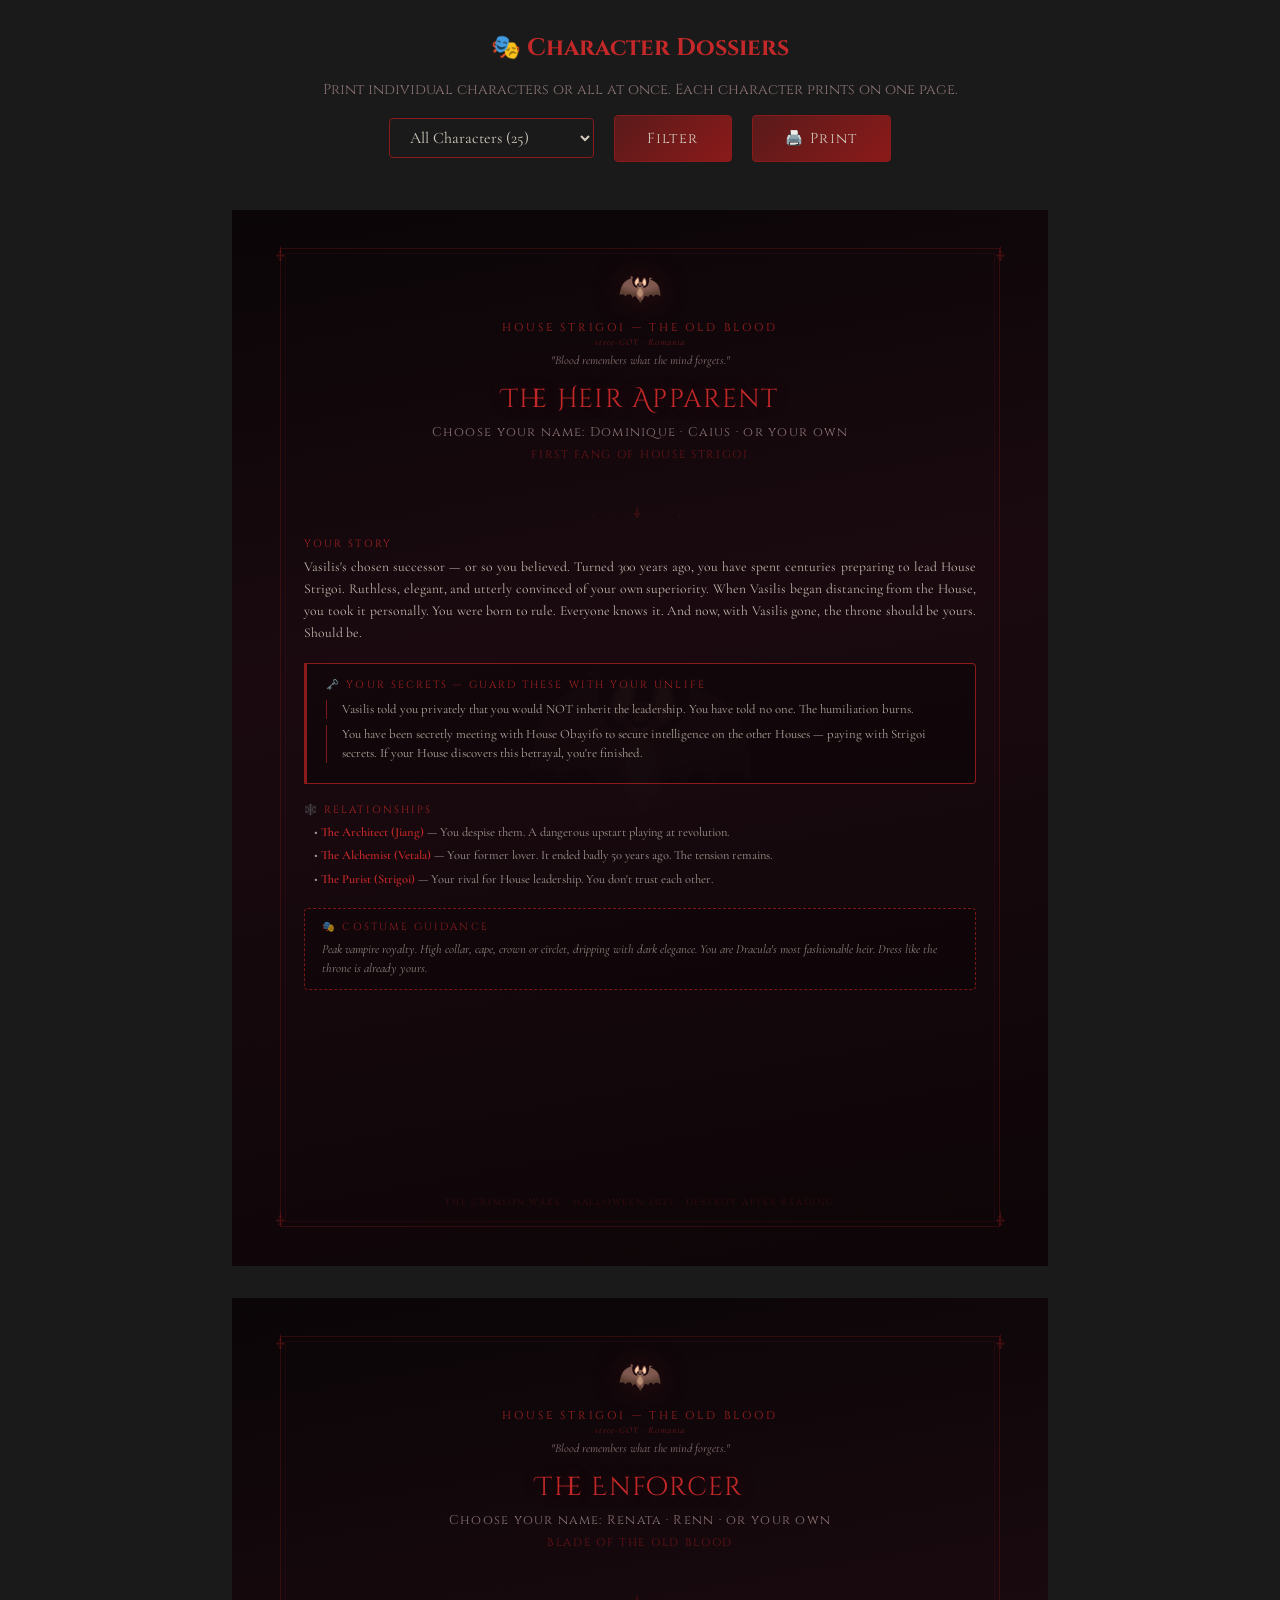
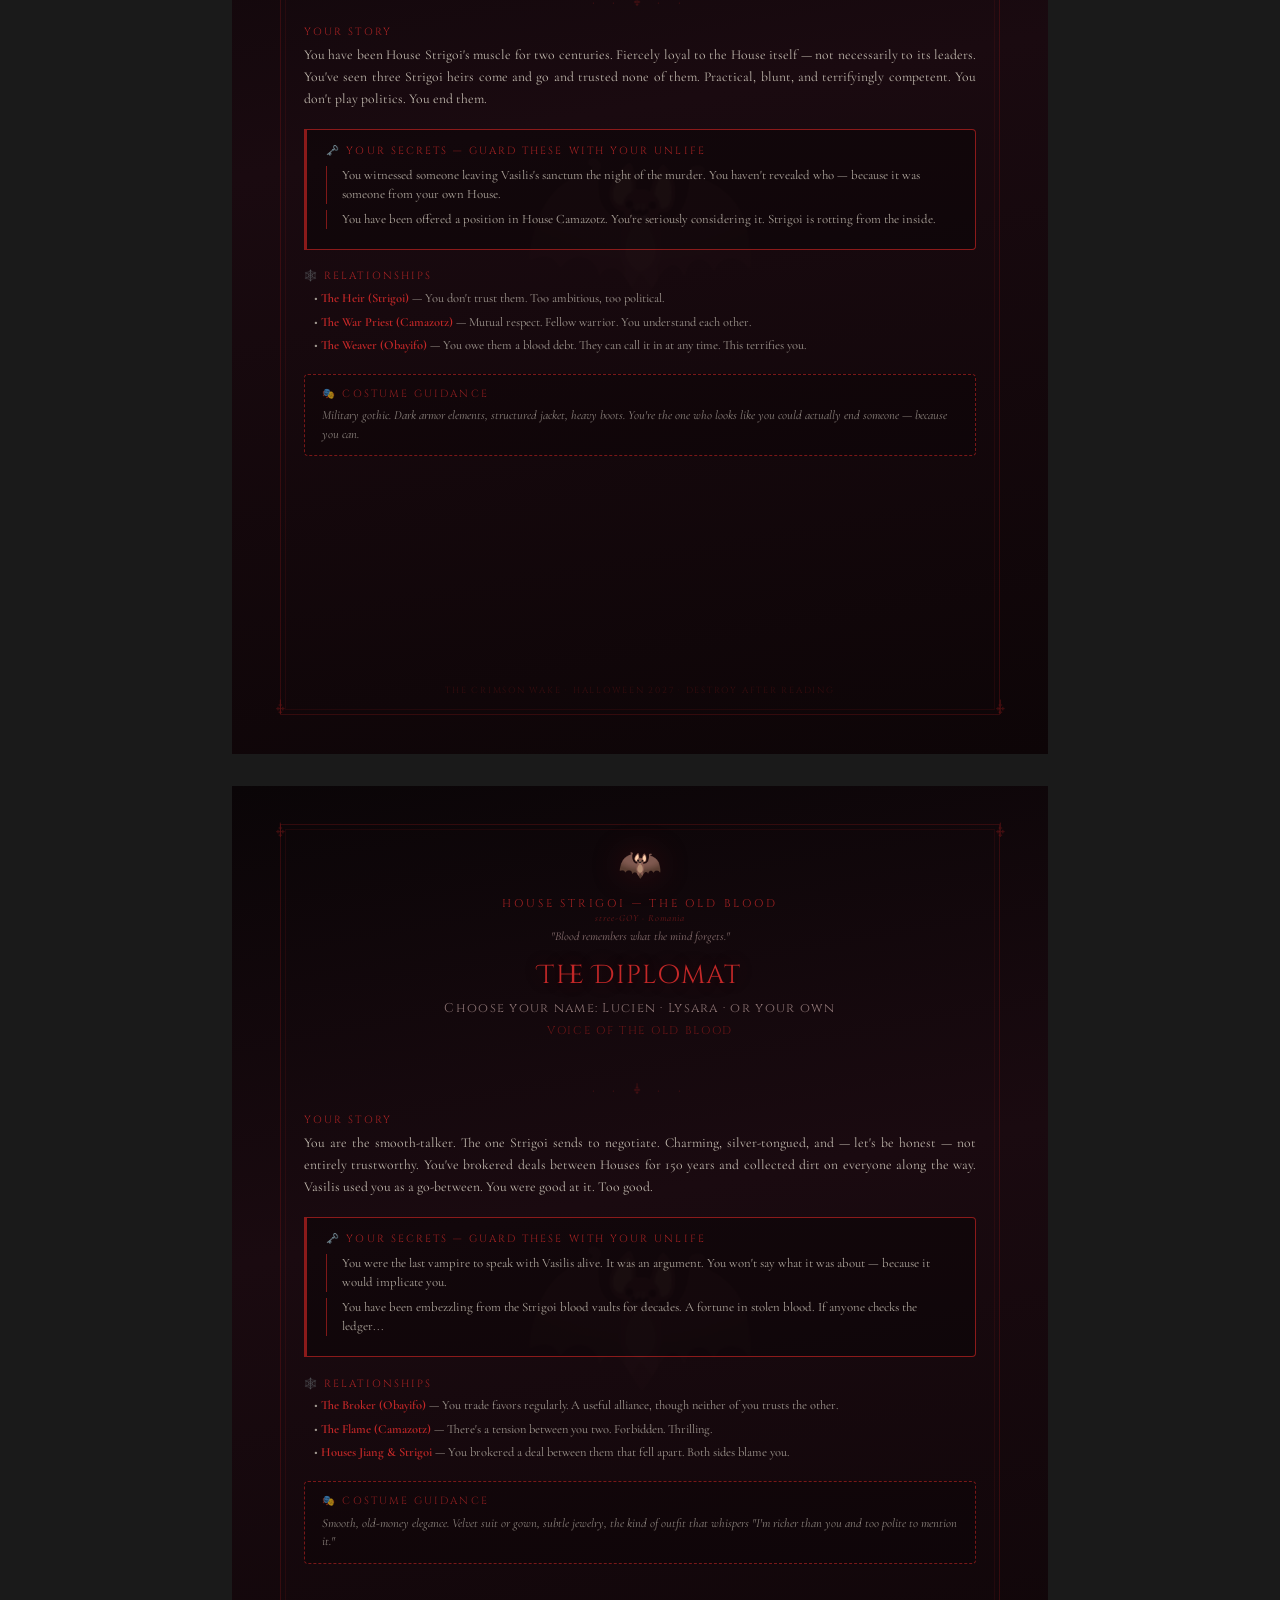
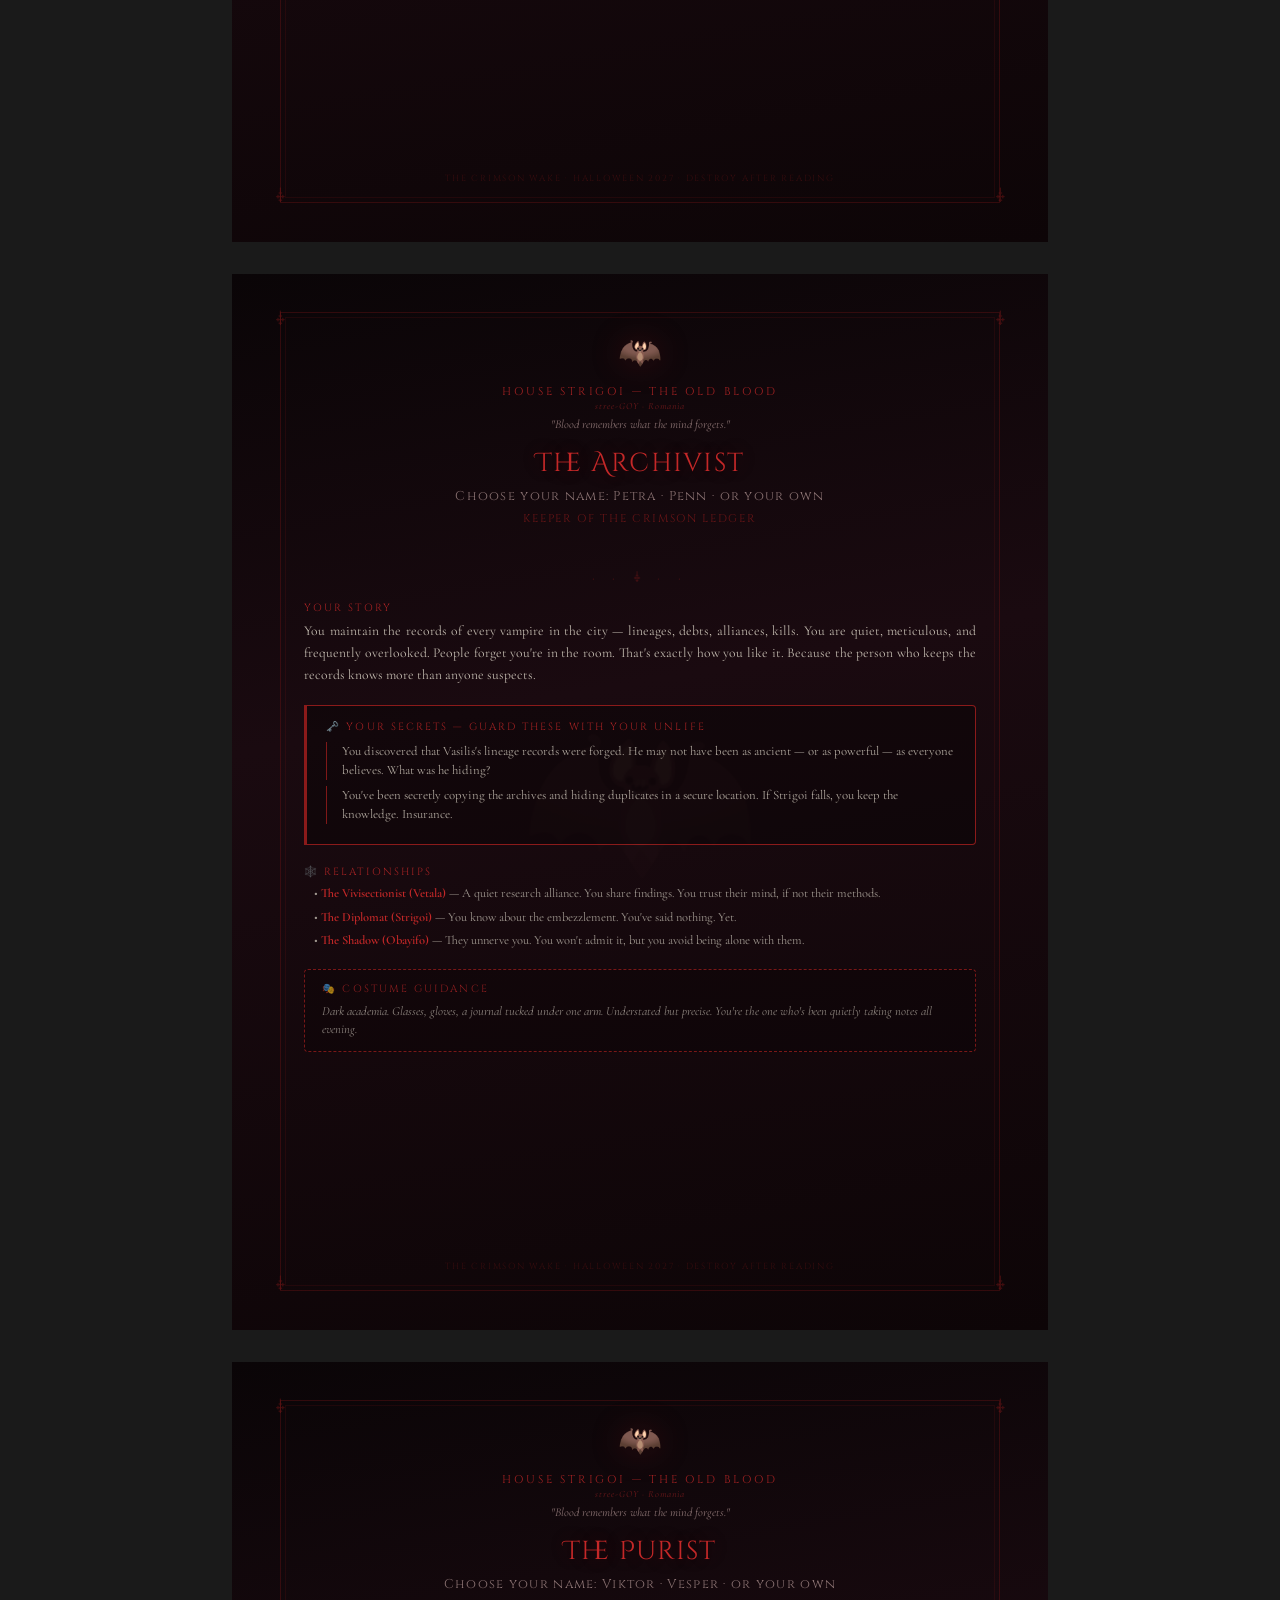
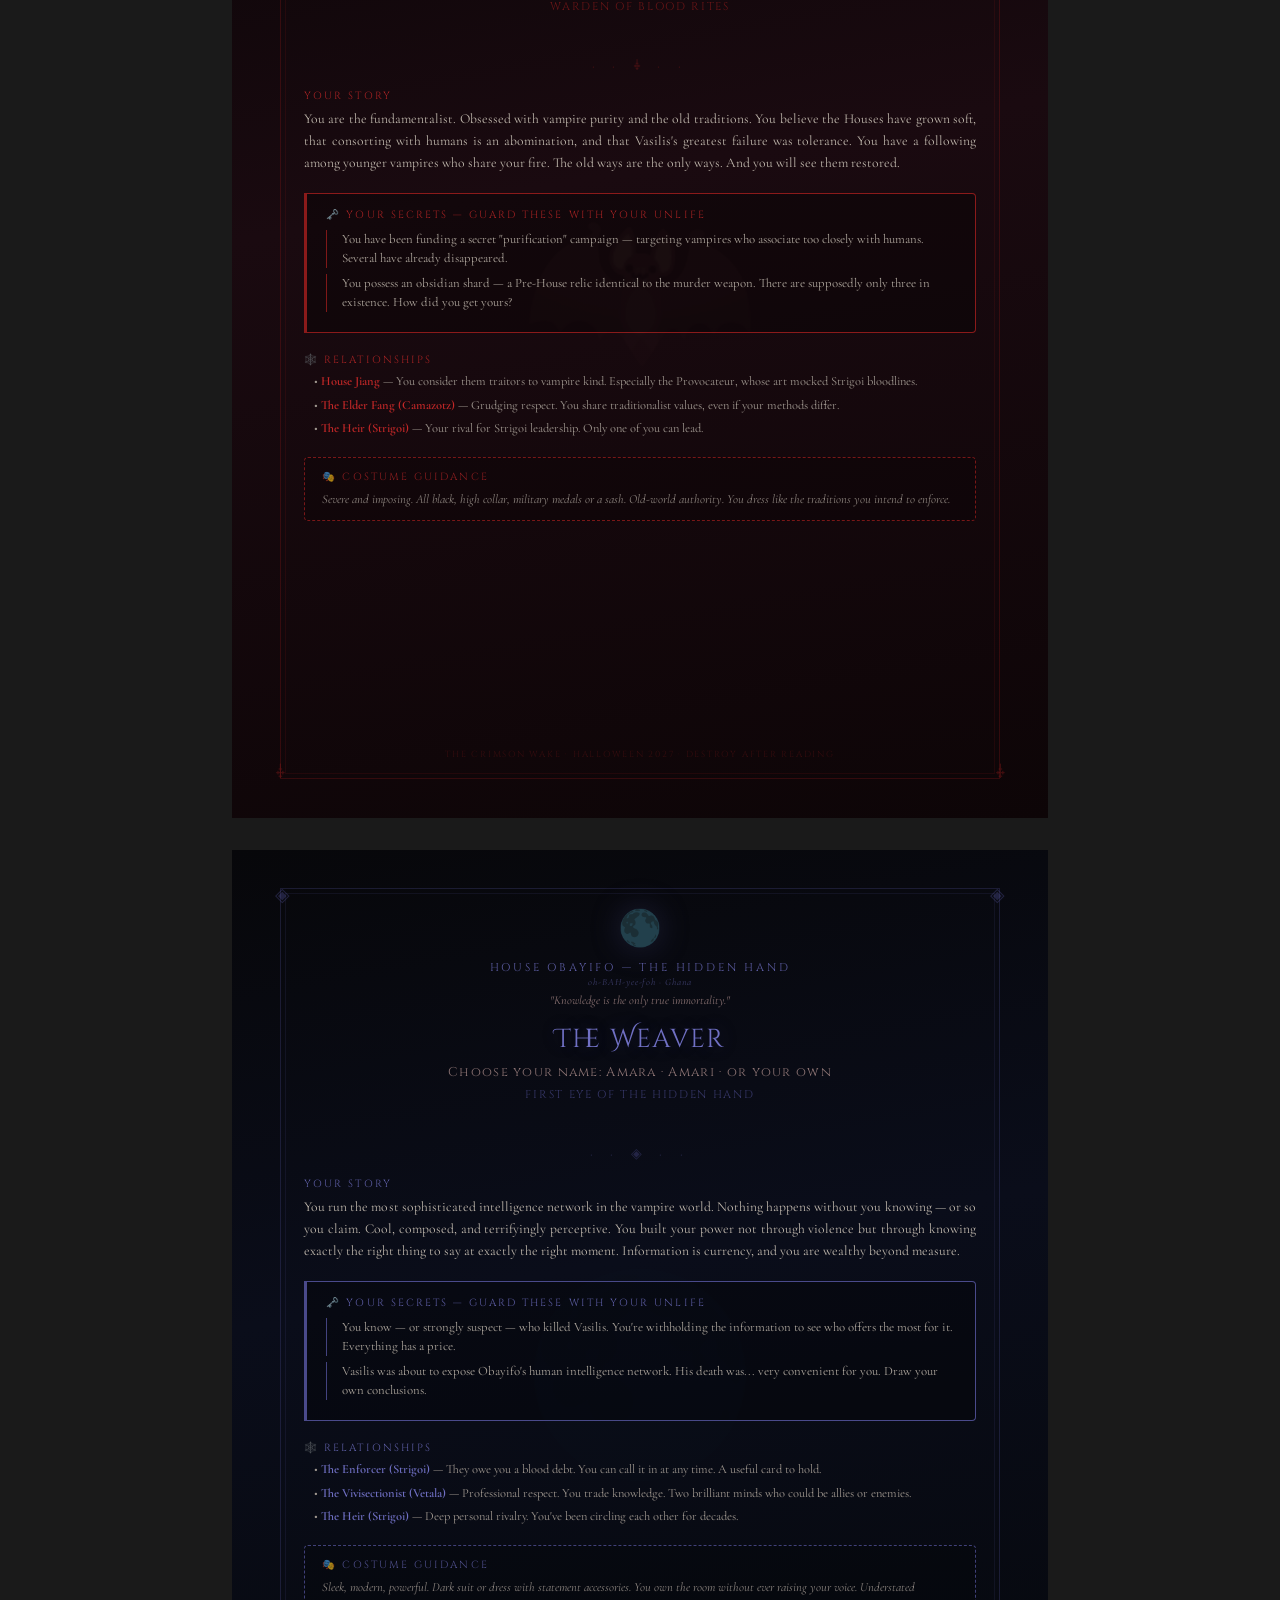
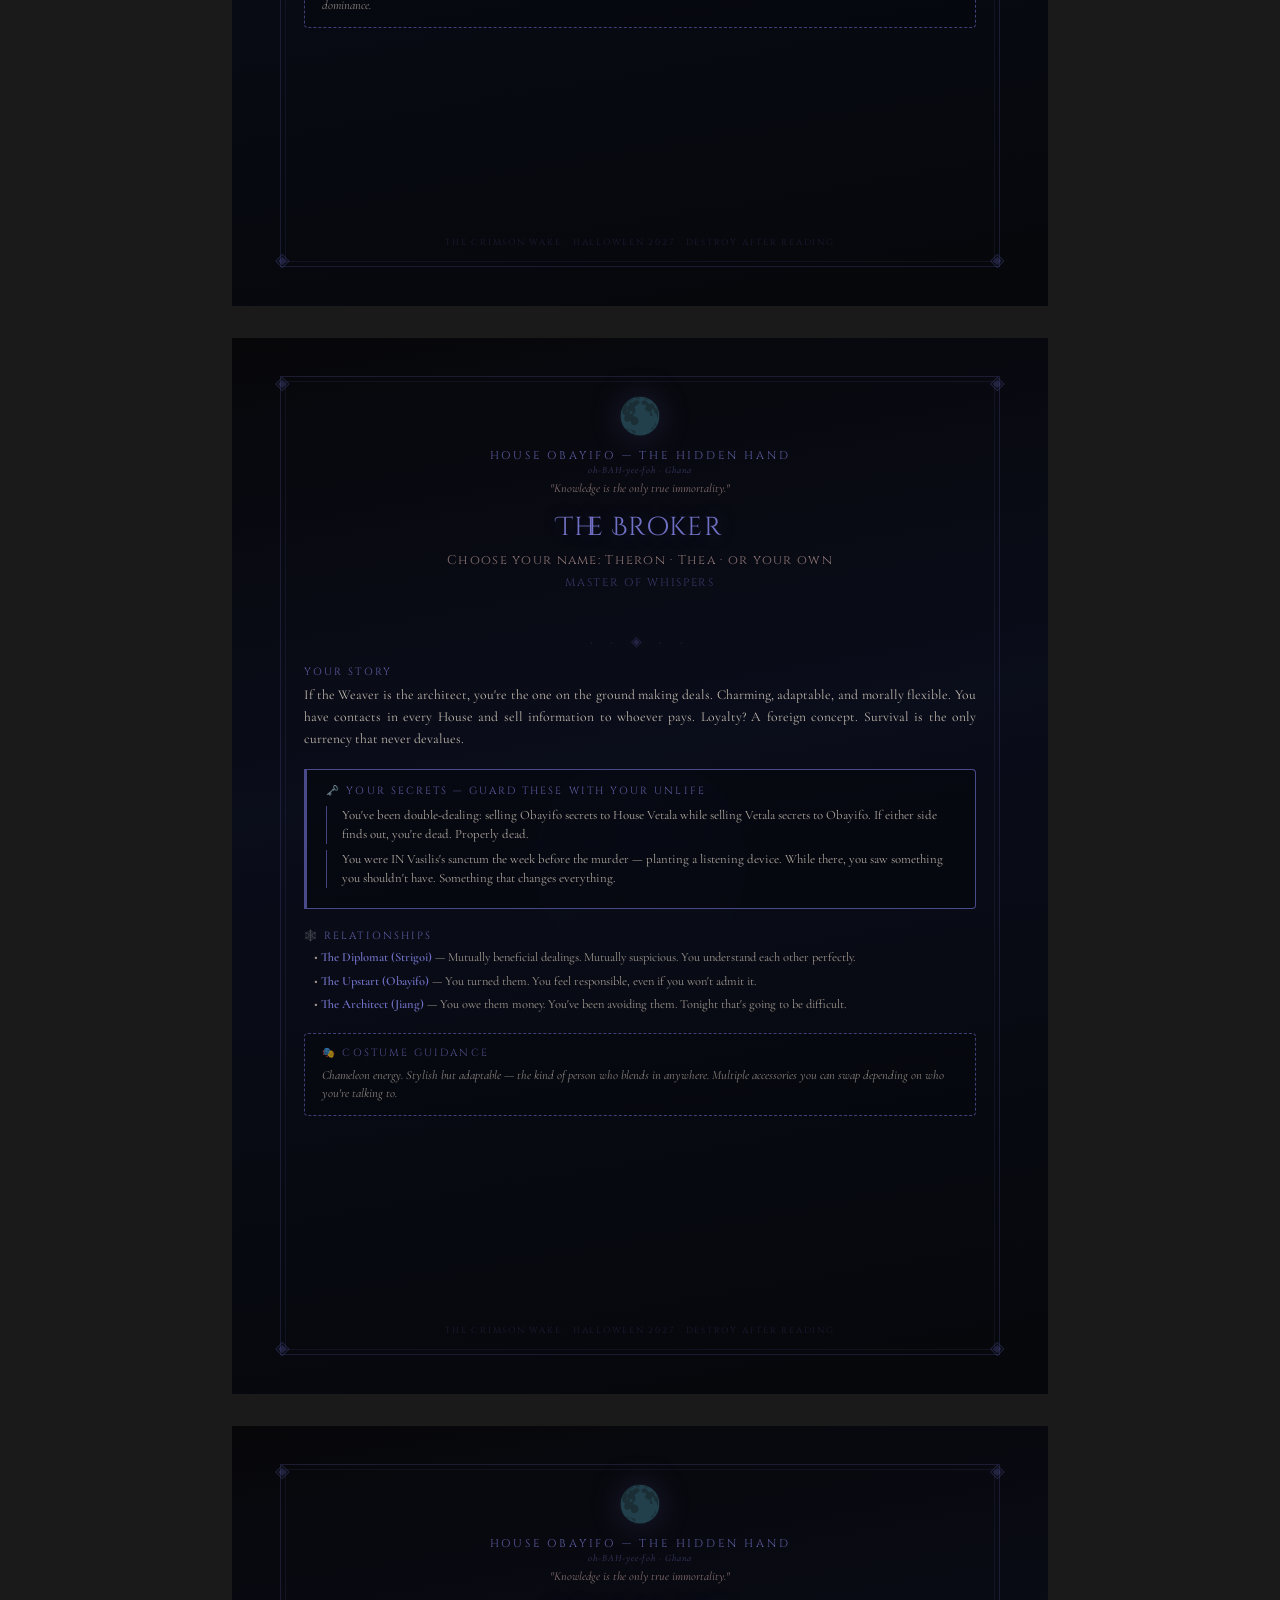
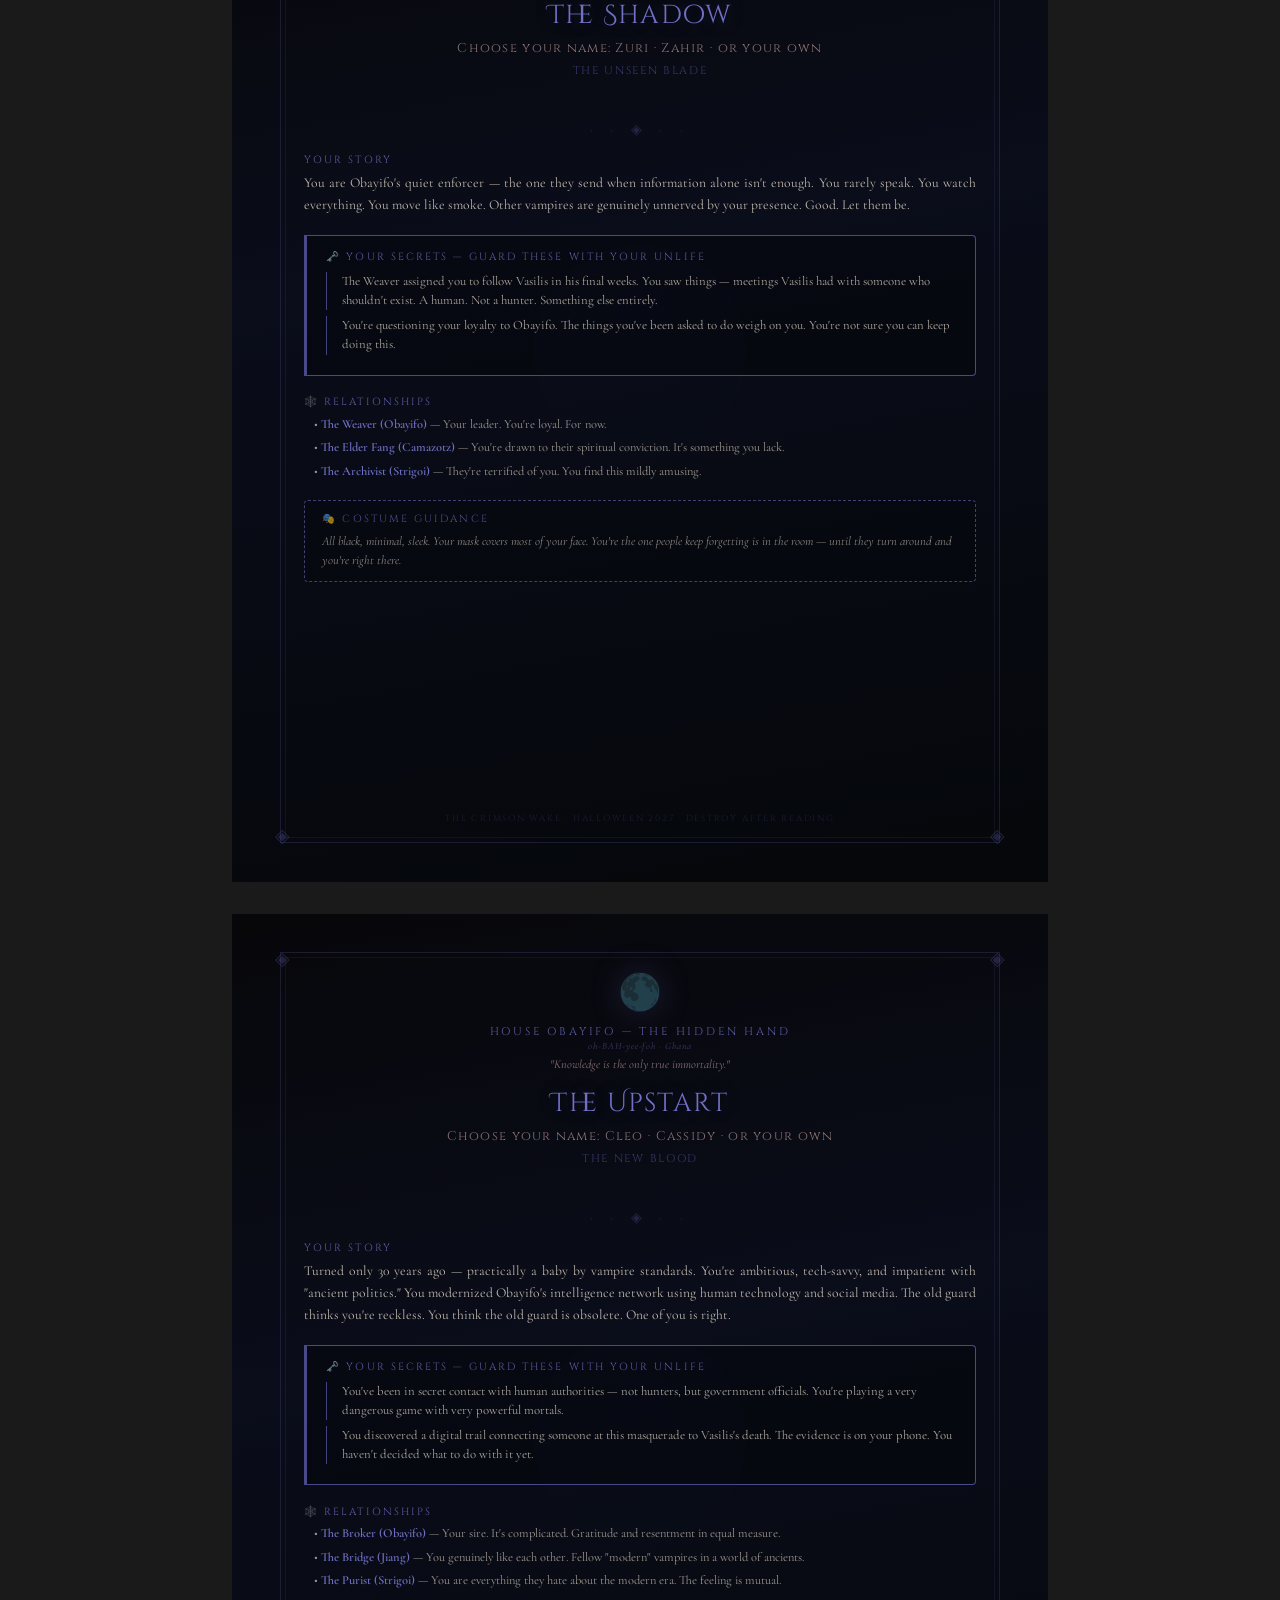
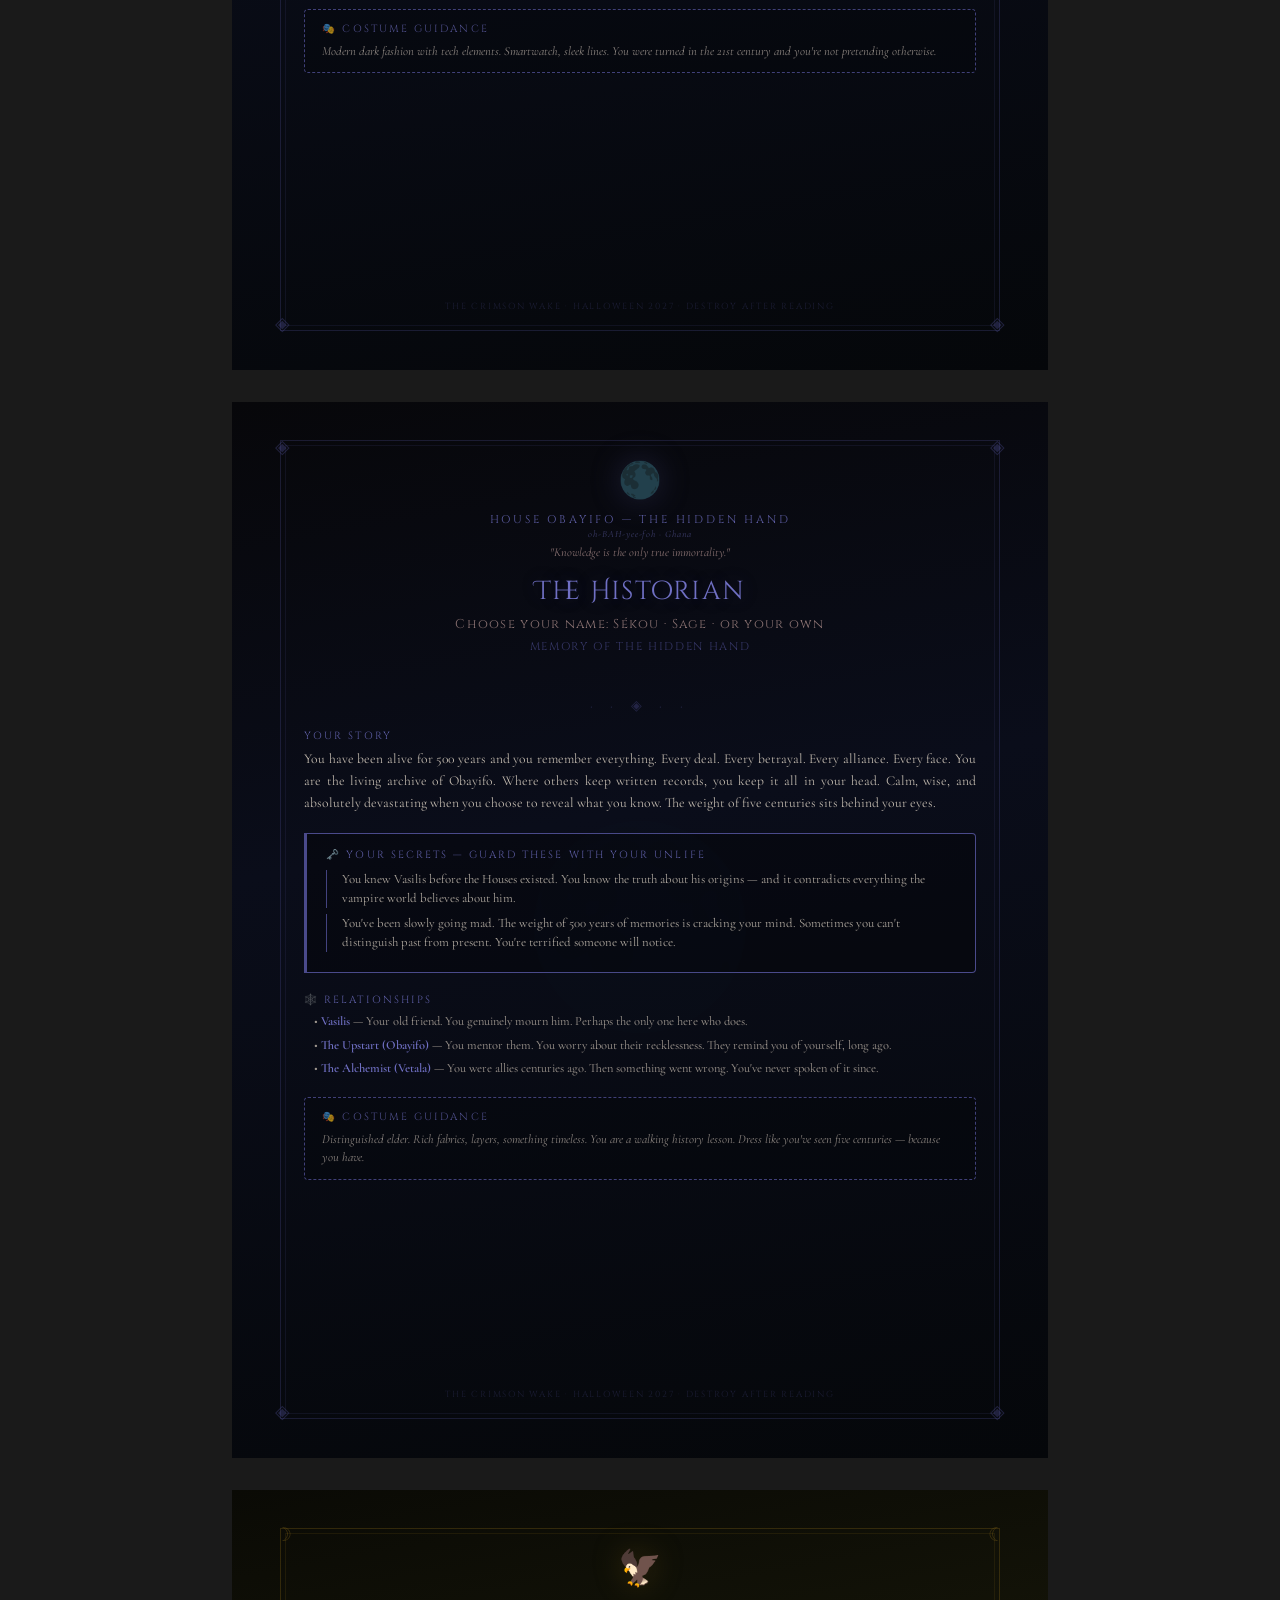
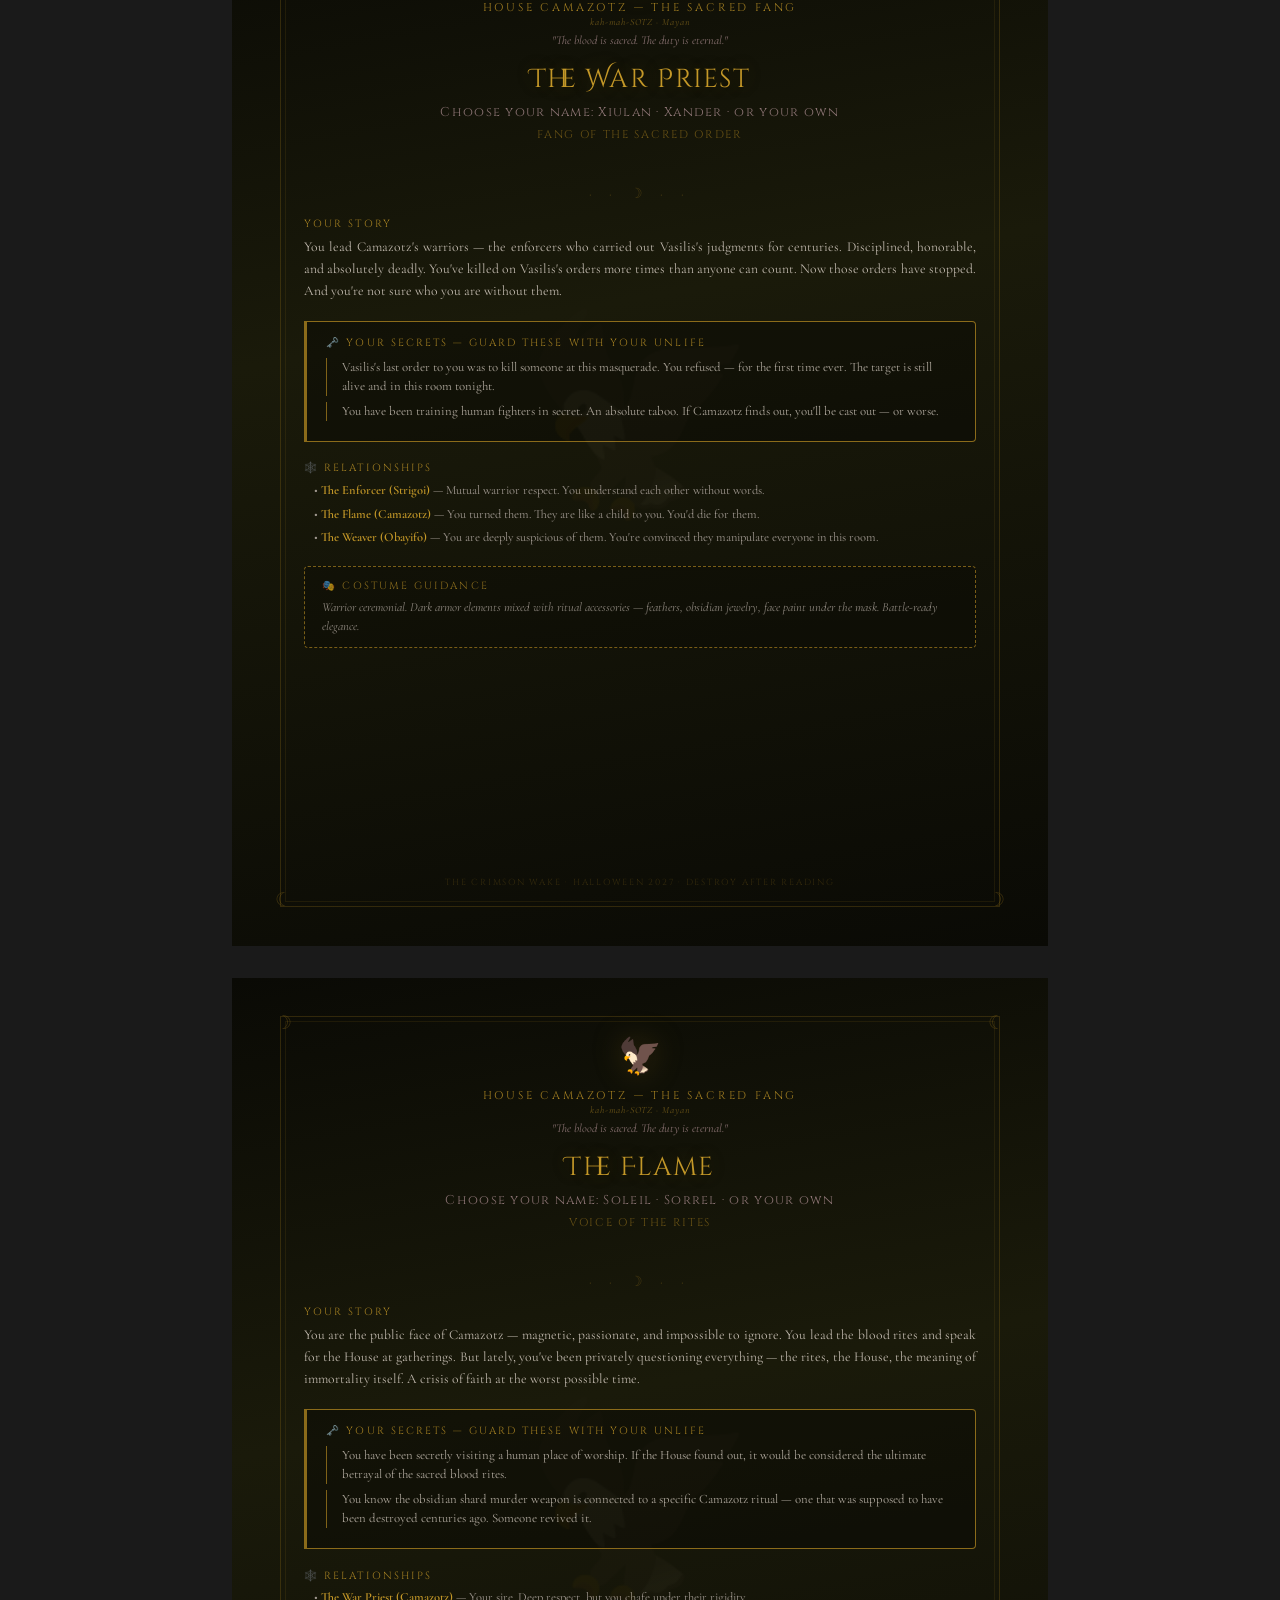
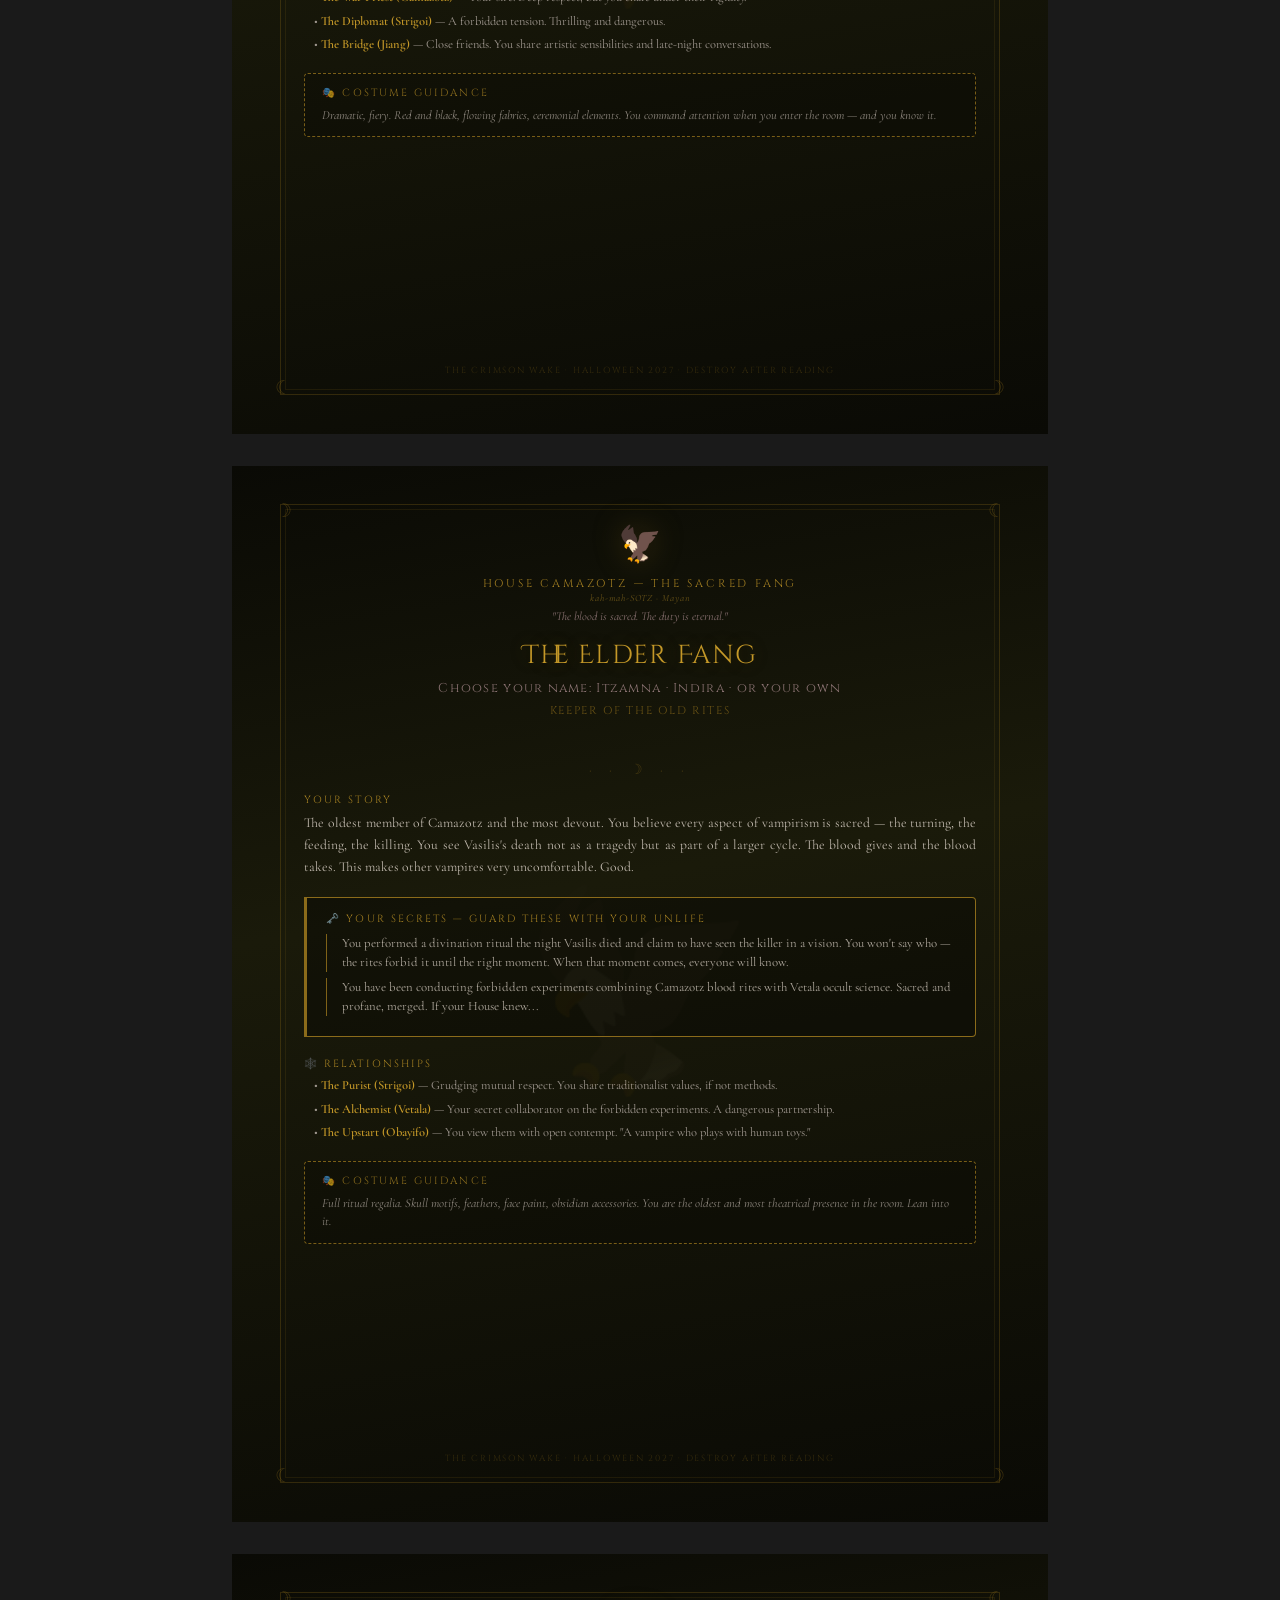
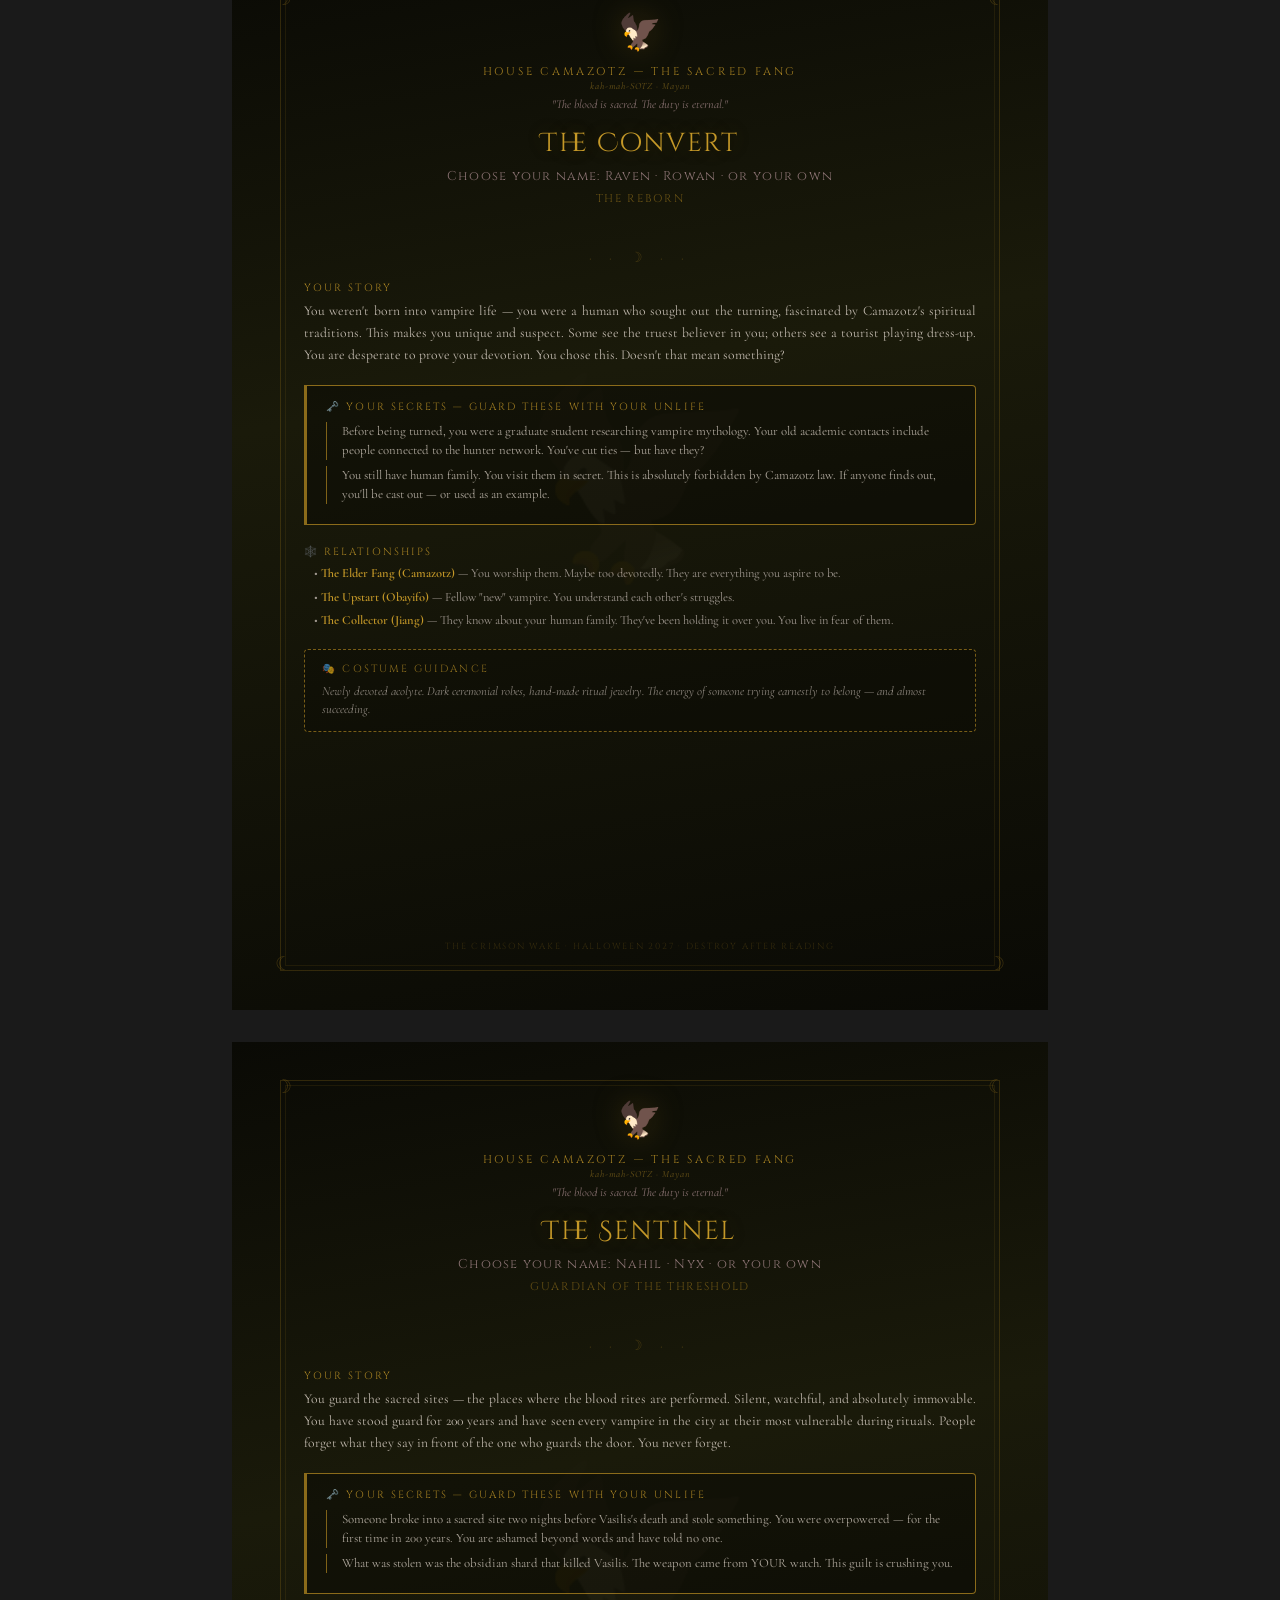
<file: characters.html>
<!DOCTYPE html>
<html lang="en">
<head>
  <meta charset="UTF-8">
  <meta name="viewport" content="width=device-width, initial-scale=1.0">
  <title>The Crimson Wake — Character Dossiers</title>
  <link href="https://fonts.googleapis.com/css2?family=Cinzel+Decorative:wght@400;700;900&family=Cinzel:wght@400;700&family=Cormorant+Garamond:ital,wght@0,400;0,600;1,400&display=swap" rel="stylesheet">
  <style>
    @page { size: letter; margin: 0; }

    * { box-sizing: border-box; margin: 0; padding: 0; }

    body {
      font-family: 'Cormorant Garamond', Georgia, serif;
      background: #1a1a1a;
      color: #d4cdc0;
    }

    /* Each character = one printed page */
    .dossier {
      width: 8.5in;
      min-height: 11in;
      margin: 0 auto 2rem;
      padding: 0.6in 0.75in;
      position: relative;
      overflow: hidden;
      page-break-after: always;
      display: flex;
      flex-direction: column;
    }

    @media print {
      body { background: white; }
      .dossier { margin: 0; min-height: 100vh; }
      .no-print { display: none !important; }
    }

    /* House color themes */
    .house-strigoi { background: linear-gradient(170deg, #0a0507 0%, #1a0a10 40%, #0d0507 100%); --accent: #8b1a1a; --accent-light: #c42828; --accent-glow: rgba(139, 26, 26, 0.3); --icon: '🦇'; }
    .house-obayifo { background: linear-gradient(170deg, #07070a 0%, #0a0d1a 40%, #05070a 100%); --accent: #4a4a8b; --accent-light: #7070c4; --accent-glow: rgba(74, 74, 139, 0.3); --icon: '🌑'; }
    .house-camazotz { background: linear-gradient(170deg, #0a0a05 0%, #1a1a0a 40%, #0a0a05 100%); --accent: #8b6b1a; --accent-light: #c49828; --accent-glow: rgba(139, 107, 26, 0.3); --icon: '🦅'; }
    .house-jiang { background: linear-gradient(170deg, #050a0a 0%, #0a1a1a 40%, #050a0a 100%); --accent: #1a7a7a; --accent-light: #28b4b4; --accent-glow: rgba(26, 122, 122, 0.3); --icon: '🌙'; }
    .house-vetala { background: linear-gradient(170deg, #0a050a 0%, #150a1a 40%, #0a050a 100%); --accent: #6b1a8b; --accent-light: #9828c4; --accent-glow: rgba(107, 26, 139, 0.3); --icon: '❄️'; }

    /* Border frame */
    .dossier::before {
      content: '';
      position: absolute;
      top: 0.4in;
      left: 0.5in;
      right: 0.5in;
      bottom: 0.4in;
      border: 1px solid var(--accent);
      opacity: 0.3;
      pointer-events: none;
    }

    .dossier::after {
      content: '';
      position: absolute;
      top: 0.45in;
      left: 0.55in;
      right: 0.55in;
      bottom: 0.45in;
      border: 1px solid var(--accent);
      opacity: 0.15;
      pointer-events: none;
    }

    /* Corner flourishes */
    .corner { position: absolute; font-size: 1.2rem; color: var(--accent); opacity: 0.4; }
    .corner-tl { top: 0.35in; left: 0.45in; }
    .corner-tr { top: 0.35in; right: 0.45in; }
    .corner-bl { bottom: 0.35in; left: 0.45in; }
    .corner-br { bottom: 0.35in; right: 0.45in; }

    /* Header */
    .dossier-header {
      text-align: center;
      margin-bottom: 0.3in;
    }

    .house-icon {
      font-size: 2.2rem;
      margin-bottom: 0.1in;
      filter: drop-shadow(0 0 15px var(--accent-glow));
    }

    .house-name {
      font-family: 'Cinzel', serif;
      font-size: 0.7rem;
      letter-spacing: 0.25em;
      text-transform: uppercase;
      color: var(--accent-light);
      opacity: 0.8;
    }

    .house-pronounce {
      font-size: 0.6rem;
      letter-spacing: 0.1em;
      color: var(--accent-light);
      opacity: 0.5;
      font-style: italic;
      margin-top: 0.1rem;
    }

    .house-motto {
      font-style: italic;
      font-size: 0.75rem;
      color: #8a7272;
      margin-top: 0.05in;
    }

    .char-title {
      font-family: 'Cinzel Decorative', serif;
      font-size: 1.6rem;
      color: var(--accent-light);
      margin-top: 0.15in;
      text-shadow: 0 0 20px var(--accent-glow);
      letter-spacing: 0.05em;
    }

    .char-names {
      font-family: 'Cinzel', serif;
      font-size: 0.8rem;
      color: #8a7272;
      margin-top: 0.08in;
      letter-spacing: 0.1em;
    }

    .char-rank {
      font-family: 'Cinzel', serif;
      font-size: 0.7rem;
      letter-spacing: 0.15em;
      text-transform: uppercase;
      color: var(--accent);
      margin-top: 0.06in;
      opacity: 0.7;
    }

    /* Dividers */
    .divider {
      text-align: center;
      color: var(--accent);
      opacity: 0.4;
      font-size: 0.9rem;
      margin: 0.15in 0;
      letter-spacing: 0.5em;
    }

    /* Sections */
    .section-label {
      font-family: 'Cinzel', serif;
      font-size: 0.65rem;
      letter-spacing: 0.2em;
      text-transform: uppercase;
      color: var(--accent-light);
      margin-bottom: 0.06in;
      opacity: 0.8;
    }

    .backstory {
      font-size: 0.85rem;
      line-height: 1.6;
      color: #c0b8ad;
      margin-bottom: 0.2in;
      text-align: justify;
    }

    /* Secrets */
    .secrets-box {
      background: rgba(0, 0, 0, 0.3);
      border: 1px solid var(--accent);
      border-left: 3px solid var(--accent);
      padding: 0.15in 0.2in;
      margin-bottom: 0.2in;
      border-radius: 0 4px 4px 0;
    }

    .secrets-box .section-label {
      color: var(--accent-light);
      margin-bottom: 0.08in;
    }

    .secret-item {
      font-size: 0.8rem;
      line-height: 1.5;
      color: #c0b8ad;
      margin-bottom: 0.06in;
      padding-left: 0.15in;
      border-left: 1px solid var(--accent);
      margin-left: 0;
      opacity: 0.9;
    }

    /* Relationships */
    .relationship {
      font-size: 0.78rem;
      line-height: 1.5;
      color: #a09890;
      margin-bottom: 0.05in;
      padding-left: 0.1in;
    }

    .relationship strong {
      color: var(--accent-light);
      font-weight: 600;
    }

    /* Costume */
    .costume-box {
      background: rgba(0, 0, 0, 0.2);
      border: 1px dashed var(--accent);
      padding: 0.12in 0.18in;
      margin-top: 0.15in;
      border-radius: 4px;
      opacity: 0.85;
    }

    .costume-box p {
      font-size: 0.78rem;
      line-height: 1.5;
      color: #a09890;
      font-style: italic;
    }

    /* Footer */
    .dossier-footer {
      margin-top: auto;
      text-align: center;
      padding-top: 0.15in;
    }

    .dossier-footer p {
      font-family: 'Cinzel', serif;
      font-size: 0.55rem;
      letter-spacing: 0.2em;
      text-transform: uppercase;
      color: var(--accent);
      opacity: 0.3;
    }

    /* Seal watermark */
    .seal {
      position: absolute;
      top: 50%;
      left: 50%;
      transform: translate(-50%, -50%);
      font-size: 12rem;
      opacity: 0.03;
      pointer-events: none;
      color: var(--accent-light);
    }

    /* Print controls */
    .controls {
      text-align: center;
      padding: 2rem;
      font-family: 'Cinzel', serif;
    }

    .controls h1 {
      color: #c42828;
      font-size: 1.5rem;
      margin-bottom: 1rem;
    }

    .controls p {
      color: #8a7272;
      margin-bottom: 0.5rem;
      font-size: 0.9rem;
    }

    .controls button {
      background: linear-gradient(135deg, #5a1a1a, #8b1a1a);
      color: #d4cdc0;
      border: 1px solid #8b1a1a;
      padding: 0.8rem 2rem;
      font-family: 'Cinzel', serif;
      font-size: 0.9rem;
      letter-spacing: 0.1em;
      cursor: pointer;
      border-radius: 4px;
      margin: 0.5rem;
    }

    .controls button:hover {
      background: linear-gradient(135deg, #8b1a1a, #c42828);
    }

    .controls select {
      background: #1a1a1a;
      color: #d4cdc0;
      border: 1px solid #8b1a1a;
      padding: 0.5rem 1rem;
      font-family: 'Cormorant Garamond', serif;
      font-size: 1rem;
      border-radius: 4px;
      margin: 0.5rem;
    }
  </style>
</head>
<body>

<div class="controls no-print">
  <h1>🎭 Character Dossiers</h1>
  <p>Print individual characters or all at once. Each character prints on one page.</p>
  <p>
    <select id="filter">
      <option value="all">All Characters (25)</option>
      <option value="strigoi">🦇 House Strigoi (5)</option>
      <option value="obayifo">🌑 House Obayifo (5)</option>
      <option value="camazotz">🦅 House Camazotz (5)</option>
      <option value="jiang">🌙 House Jiang (5)</option>
      <!-- Vetala removed -->
    </select>
    <button onclick="filterHouse()">Filter</button>
    <button onclick="window.print()">🖨️ Print</button>
  </p>
</div>

<!-- S1 -->
<div class="dossier house-strigoi" data-house="strigoi">
  <div class="seal">🦇</div>
  <span class="corner corner-tl">⸸</span><span class="corner corner-tr">⸸</span>
  <span class="corner corner-bl">⸸</span><span class="corner corner-br">⸸</span>
  <div class="dossier-header">
    <div class="house-icon">🦇</div>
    <div class="house-name">House Strigoi — The Old Blood</div>
    <div class="house-pronounce">stree-GOY · Romania</div>
    <div class="house-motto">"Blood remembers what the mind forgets."</div>
    <div class="char-title">The Heir Apparent</div>
    <div class="char-names">Choose your name: Dominique · Caius · or your own</div>
    <div class="char-rank">First Fang of House Strigoi</div>
  </div>
  <div class="divider">· · ⸸ · ·</div>
  <div class="section-label">Your Story</div>
  <p class="backstory">Vasilis's chosen successor — or so you believed. Turned 300 years ago, you have spent centuries preparing to lead House Strigoi. Ruthless, elegant, and utterly convinced of your own superiority. When Vasilis began distancing from the House, you took it personally. You were born to rule. Everyone knows it. And now, with Vasilis gone, the throne should be yours. Should be.</p>
  <div class="secrets-box">
    <div class="section-label">🗝️ Your Secrets — Guard These With Your Unlife</div>
    <p class="secret-item">Vasilis told you privately that you would NOT inherit the leadership. You have told no one. The humiliation burns.</p>
    <p class="secret-item">You have been secretly meeting with House Obayifo to secure intelligence on the other Houses — paying with Strigoi secrets. If your House discovers this betrayal, you're finished.</p>
  </div>
  <div class="section-label">🕸️ Relationships</div>
  <p class="relationship">• <strong>The Architect (Jiang)</strong> — You despise them. A dangerous upstart playing at revolution.</p>
  <p class="relationship">• <strong>The Alchemist (Vetala)</strong> — Your former lover. It ended badly 50 years ago. The tension remains.</p>
  <p class="relationship">• <strong>The Purist (Strigoi)</strong> — Your rival for House leadership. You don't trust each other.</p>
  <div class="costume-box">
    <div class="section-label">🎭 Costume Guidance</div>
    <p>Peak vampire royalty. High collar, cape, crown or circlet, dripping with dark elegance. You are Dracula's most fashionable heir. Dress like the throne is already yours.</p>
  </div>
  <div class="dossier-footer">
    <p>The Crimson Wake · Halloween 2027 · Destroy After Reading</p>
  </div>
</div>

<!-- S2 -->
<div class="dossier house-strigoi" data-house="strigoi">
  <div class="seal">🦇</div>
  <span class="corner corner-tl">⸸</span><span class="corner corner-tr">⸸</span>
  <span class="corner corner-bl">⸸</span><span class="corner corner-br">⸸</span>
  <div class="dossier-header">
    <div class="house-icon">🦇</div>
    <div class="house-name">House Strigoi — The Old Blood</div>
    <div class="house-pronounce">stree-GOY · Romania</div>
    <div class="house-motto">"Blood remembers what the mind forgets."</div>
    <div class="char-title">The Enforcer</div>
    <div class="char-names">Choose your name: Renata · Renn · or your own</div>
    <div class="char-rank">Blade of the Old Blood</div>
  </div>
  <div class="divider">· · ⸸ · ·</div>
  <div class="section-label">Your Story</div>
  <p class="backstory">You have been House Strigoi's muscle for two centuries. Fiercely loyal to the House itself — not necessarily to its leaders. You've seen three Strigoi heirs come and go and trusted none of them. Practical, blunt, and terrifyingly competent. You don't play politics. You end them.</p>
  <div class="secrets-box">
    <div class="section-label">🗝️ Your Secrets — Guard These With Your Unlife</div>
    <p class="secret-item">You witnessed someone leaving Vasilis's sanctum the night of the murder. You haven't revealed who — because it was someone from your own House.</p>
    <p class="secret-item">You have been offered a position in House Camazotz. You're seriously considering it. Strigoi is rotting from the inside.</p>
  </div>
  <div class="section-label">🕸️ Relationships</div>
  <p class="relationship">• <strong>The Heir (Strigoi)</strong> — You don't trust them. Too ambitious, too political.</p>
  <p class="relationship">• <strong>The War Priest (Camazotz)</strong> — Mutual respect. Fellow warrior. You understand each other.</p>
  <p class="relationship">• <strong>The Weaver (Obayifo)</strong> — You owe them a blood debt. They can call it in at any time. This terrifies you.</p>
  <div class="costume-box">
    <div class="section-label">🎭 Costume Guidance</div>
    <p>Military gothic. Dark armor elements, structured jacket, heavy boots. You're the one who looks like you could actually end someone — because you can.</p>
  </div>
  <div class="dossier-footer">
    <p>The Crimson Wake · Halloween 2027 · Destroy After Reading</p>
  </div>
</div>

<!-- S3 -->
<div class="dossier house-strigoi" data-house="strigoi">
  <div class="seal">🦇</div>
  <span class="corner corner-tl">⸸</span><span class="corner corner-tr">⸸</span>
  <span class="corner corner-bl">⸸</span><span class="corner corner-br">⸸</span>
  <div class="dossier-header">
    <div class="house-icon">🦇</div>
    <div class="house-name">House Strigoi — The Old Blood</div>
    <div class="house-pronounce">stree-GOY · Romania</div>
    <div class="house-motto">"Blood remembers what the mind forgets."</div>
    <div class="char-title">The Diplomat</div>
    <div class="char-names">Choose your name: Lucien · Lysara · or your own</div>
    <div class="char-rank">Voice of the Old Blood</div>
  </div>
  <div class="divider">· · ⸸ · ·</div>
  <div class="section-label">Your Story</div>
  <p class="backstory">You are the smooth-talker. The one Strigoi sends to negotiate. Charming, silver-tongued, and — let's be honest — not entirely trustworthy. You've brokered deals between Houses for 150 years and collected dirt on everyone along the way. Vasilis used you as a go-between. You were good at it. Too good.</p>
  <div class="secrets-box">
    <div class="section-label">🗝️ Your Secrets — Guard These With Your Unlife</div>
    <p class="secret-item">You were the last vampire to speak with Vasilis alive. It was an argument. You won't say what it was about — because it would implicate you.</p>
    <p class="secret-item">You have been embezzling from the Strigoi blood vaults for decades. A fortune in stolen blood. If anyone checks the ledger...</p>
  </div>
  <div class="section-label">🕸️ Relationships</div>
  <p class="relationship">• <strong>The Broker (Obayifo)</strong> — You trade favors regularly. A useful alliance, though neither of you trusts the other.</p>
  <p class="relationship">• <strong>The Flame (Camazotz)</strong> — There's a tension between you two. Forbidden. Thrilling.</p>
  <p class="relationship">• <strong>Houses Jiang & Strigoi</strong> — You brokered a deal between them that fell apart. Both sides blame you.</p>
  <div class="costume-box">
    <div class="section-label">🎭 Costume Guidance</div>
    <p>Smooth, old-money elegance. Velvet suit or gown, subtle jewelry, the kind of outfit that whispers "I'm richer than you and too polite to mention it."</p>
  </div>
  <div class="dossier-footer">
    <p>The Crimson Wake · Halloween 2027 · Destroy After Reading</p>
  </div>
</div>

<!-- S4 -->
<div class="dossier house-strigoi" data-house="strigoi">
  <div class="seal">🦇</div>
  <span class="corner corner-tl">⸸</span><span class="corner corner-tr">⸸</span>
  <span class="corner corner-bl">⸸</span><span class="corner corner-br">⸸</span>
  <div class="dossier-header">
    <div class="house-icon">🦇</div>
    <div class="house-name">House Strigoi — The Old Blood</div>
    <div class="house-pronounce">stree-GOY · Romania</div>
    <div class="house-motto">"Blood remembers what the mind forgets."</div>
    <div class="char-title">The Archivist</div>
    <div class="char-names">Choose your name: Petra · Penn · or your own</div>
    <div class="char-rank">Keeper of the Crimson Ledger</div>
  </div>
  <div class="divider">· · ⸸ · ·</div>
  <div class="section-label">Your Story</div>
  <p class="backstory">You maintain the records of every vampire in the city — lineages, debts, alliances, kills. You are quiet, meticulous, and frequently overlooked. People forget you're in the room. That's exactly how you like it. Because the person who keeps the records knows more than anyone suspects.</p>
  <div class="secrets-box">
    <div class="section-label">🗝️ Your Secrets — Guard These With Your Unlife</div>
    <p class="secret-item">You discovered that Vasilis's lineage records were forged. He may not have been as ancient — or as powerful — as everyone believes. What was he hiding?</p>
    <p class="secret-item">You've been secretly copying the archives and hiding duplicates in a secure location. If Strigoi falls, you keep the knowledge. Insurance.</p>
  </div>
  <div class="section-label">🕸️ Relationships</div>
  <p class="relationship">• <strong>The Vivisectionist (Vetala)</strong> — A quiet research alliance. You share findings. You trust their mind, if not their methods.</p>
  <p class="relationship">• <strong>The Diplomat (Strigoi)</strong> — You know about the embezzlement. You've said nothing. Yet.</p>
  <p class="relationship">• <strong>The Shadow (Obayifo)</strong> — They unnerve you. You won't admit it, but you avoid being alone with them.</p>
  <div class="costume-box">
    <div class="section-label">🎭 Costume Guidance</div>
    <p>Dark academia. Glasses, gloves, a journal tucked under one arm. Understated but precise. You're the one who's been quietly taking notes all evening.</p>
  </div>
  <div class="dossier-footer">
    <p>The Crimson Wake · Halloween 2027 · Destroy After Reading</p>
  </div>
</div>

<!-- S5 -->
<div class="dossier house-strigoi" data-house="strigoi">
  <div class="seal">🦇</div>
  <span class="corner corner-tl">⸸</span><span class="corner corner-tr">⸸</span>
  <span class="corner corner-bl">⸸</span><span class="corner corner-br">⸸</span>
  <div class="dossier-header">
    <div class="house-icon">🦇</div>
    <div class="house-name">House Strigoi — The Old Blood</div>
    <div class="house-pronounce">stree-GOY · Romania</div>
    <div class="house-motto">"Blood remembers what the mind forgets."</div>
    <div class="char-title">The Purist</div>
    <div class="char-names">Choose your name: Viktor · Vesper · or your own</div>
    <div class="char-rank">Warden of Blood Rites</div>
  </div>
  <div class="divider">· · ⸸ · ·</div>
  <div class="section-label">Your Story</div>
  <p class="backstory">You are the fundamentalist. Obsessed with vampire purity and the old traditions. You believe the Houses have grown soft, that consorting with humans is an abomination, and that Vasilis's greatest failure was tolerance. You have a following among younger vampires who share your fire. The old ways are the only ways. And you will see them restored.</p>
  <div class="secrets-box">
    <div class="section-label">🗝️ Your Secrets — Guard These With Your Unlife</div>
    <p class="secret-item">You have been funding a secret "purification" campaign — targeting vampires who associate too closely with humans. Several have already disappeared.</p>
    <p class="secret-item">You possess an obsidian shard — a Pre-House relic identical to the murder weapon. There are supposedly only three in existence. How did you get yours?</p>
  </div>
  <div class="section-label">🕸️ Relationships</div>
  <p class="relationship">• <strong>House Jiang</strong> — You consider them traitors to vampire kind. Especially the Provocateur, whose art mocked Strigoi bloodlines.</p>
  <p class="relationship">• <strong>The Elder Fang (Camazotz)</strong> — Grudging respect. You share traditionalist values, even if your methods differ.</p>
  <p class="relationship">• <strong>The Heir (Strigoi)</strong> — Your rival for Strigoi leadership. Only one of you can lead.</p>
  <div class="costume-box">
    <div class="section-label">🎭 Costume Guidance</div>
    <p>Severe and imposing. All black, high collar, military medals or a sash. Old-world authority. You dress like the traditions you intend to enforce.</p>
  </div>
  <div class="dossier-footer">
    <p>The Crimson Wake · Halloween 2027 · Destroy After Reading</p>
  </div>
</div>

<!-- O1 -->
<div class="dossier house-obayifo" data-house="obayifo">
  <div class="seal">🌑</div>
  <span class="corner corner-tl">◈</span><span class="corner corner-tr">◈</span>
  <span class="corner corner-bl">◈</span><span class="corner corner-br">◈</span>
  <div class="dossier-header">
    <div class="house-icon">🌑</div>
    <div class="house-name">House Obayifo — The Hidden Hand</div>
    <div class="house-pronounce">oh-BAH-yee-foh · Ghana</div>
    <div class="house-motto">"Knowledge is the only true immortality."</div>
    <div class="char-title">The Weaver</div>
    <div class="char-names">Choose your name: Amara · Amari · or your own</div>
    <div class="char-rank">First Eye of the Hidden Hand</div>
  </div>
  <div class="divider">· · ◈ · ·</div>
  <div class="section-label">Your Story</div>
  <p class="backstory">You run the most sophisticated intelligence network in the vampire world. Nothing happens without you knowing — or so you claim. Cool, composed, and terrifyingly perceptive. You built your power not through violence but through knowing exactly the right thing to say at exactly the right moment. Information is currency, and you are wealthy beyond measure.</p>
  <div class="secrets-box">
    <div class="section-label">🗝️ Your Secrets — Guard These With Your Unlife</div>
    <p class="secret-item">You know — or strongly suspect — who killed Vasilis. You're withholding the information to see who offers the most for it. Everything has a price.</p>
    <p class="secret-item">Vasilis was about to expose Obayifo's human intelligence network. His death was... very convenient for you. Draw your own conclusions.</p>
  </div>
  <div class="section-label">🕸️ Relationships</div>
  <p class="relationship">• <strong>The Enforcer (Strigoi)</strong> — They owe you a blood debt. You can call it in at any time. A useful card to hold.</p>
  <p class="relationship">• <strong>The Vivisectionist (Vetala)</strong> — Professional respect. You trade knowledge. Two brilliant minds who could be allies or enemies.</p>
  <p class="relationship">• <strong>The Heir (Strigoi)</strong> — Deep personal rivalry. You've been circling each other for decades.</p>
  <div class="costume-box">
    <div class="section-label">🎭 Costume Guidance</div>
    <p>Sleek, modern, powerful. Dark suit or dress with statement accessories. You own the room without ever raising your voice. Understated dominance.</p>
  </div>
  <div class="dossier-footer">
    <p>The Crimson Wake · Halloween 2027 · Destroy After Reading</p>
  </div>
</div>

<!-- O2 -->
<div class="dossier house-obayifo" data-house="obayifo">
  <div class="seal">🌑</div>
  <span class="corner corner-tl">◈</span><span class="corner corner-tr">◈</span>
  <span class="corner corner-bl">◈</span><span class="corner corner-br">◈</span>
  <div class="dossier-header">
    <div class="house-icon">🌑</div>
    <div class="house-name">House Obayifo — The Hidden Hand</div>
    <div class="house-pronounce">oh-BAH-yee-foh · Ghana</div>
    <div class="house-motto">"Knowledge is the only true immortality."</div>
    <div class="char-title">The Broker</div>
    <div class="char-names">Choose your name: Theron · Thea · or your own</div>
    <div class="char-rank">Master of Whispers</div>
  </div>
  <div class="divider">· · ◈ · ·</div>
  <div class="section-label">Your Story</div>
  <p class="backstory">If the Weaver is the architect, you're the one on the ground making deals. Charming, adaptable, and morally flexible. You have contacts in every House and sell information to whoever pays. Loyalty? A foreign concept. Survival is the only currency that never devalues.</p>
  <div class="secrets-box">
    <div class="section-label">🗝️ Your Secrets — Guard These With Your Unlife</div>
    <p class="secret-item">You've been double-dealing: selling Obayifo secrets to House Vetala while selling Vetala secrets to Obayifo. If either side finds out, you're dead. Properly dead.</p>
    <p class="secret-item">You were IN Vasilis's sanctum the week before the murder — planting a listening device. While there, you saw something you shouldn't have. Something that changes everything.</p>
  </div>
  <div class="section-label">🕸️ Relationships</div>
  <p class="relationship">• <strong>The Diplomat (Strigoi)</strong> — Mutually beneficial dealings. Mutually suspicious. You understand each other perfectly.</p>
  <p class="relationship">• <strong>The Upstart (Obayifo)</strong> — You turned them. You feel responsible, even if you won't admit it.</p>
  <p class="relationship">• <strong>The Architect (Jiang)</strong> — You owe them money. You've been avoiding them. Tonight that's going to be difficult.</p>
  <div class="costume-box">
    <div class="section-label">🎭 Costume Guidance</div>
    <p>Chameleon energy. Stylish but adaptable — the kind of person who blends in anywhere. Multiple accessories you can swap depending on who you're talking to.</p>
  </div>
  <div class="dossier-footer">
    <p>The Crimson Wake · Halloween 2027 · Destroy After Reading</p>
  </div>
</div>

<!-- O3 -->
<div class="dossier house-obayifo" data-house="obayifo">
  <div class="seal">🌑</div>
  <span class="corner corner-tl">◈</span><span class="corner corner-tr">◈</span>
  <span class="corner corner-bl">◈</span><span class="corner corner-br">◈</span>
  <div class="dossier-header">
    <div class="house-icon">🌑</div>
    <div class="house-name">House Obayifo — The Hidden Hand</div>
    <div class="house-pronounce">oh-BAH-yee-foh · Ghana</div>
    <div class="house-motto">"Knowledge is the only true immortality."</div>
    <div class="char-title">The Shadow</div>
    <div class="char-names">Choose your name: Zuri · Zahir · or your own</div>
    <div class="char-rank">The Unseen Blade</div>
  </div>
  <div class="divider">· · ◈ · ·</div>
  <div class="section-label">Your Story</div>
  <p class="backstory">You are Obayifo's quiet enforcer — the one they send when information alone isn't enough. You rarely speak. You watch everything. You move like smoke. Other vampires are genuinely unnerved by your presence. Good. Let them be.</p>
  <div class="secrets-box">
    <div class="section-label">🗝️ Your Secrets — Guard These With Your Unlife</div>
    <p class="secret-item">The Weaver assigned you to follow Vasilis in his final weeks. You saw things — meetings Vasilis had with someone who shouldn't exist. A human. Not a hunter. Something else entirely.</p>
    <p class="secret-item">You're questioning your loyalty to Obayifo. The things you've been asked to do weigh on you. You're not sure you can keep doing this.</p>
  </div>
  <div class="section-label">🕸️ Relationships</div>
  <p class="relationship">• <strong>The Weaver (Obayifo)</strong> — Your leader. You're loyal. For now.</p>
  <p class="relationship">• <strong>The Elder Fang (Camazotz)</strong> — You're drawn to their spiritual conviction. It's something you lack.</p>
  <p class="relationship">• <strong>The Archivist (Strigoi)</strong> — They're terrified of you. You find this mildly amusing.</p>
  <div class="costume-box">
    <div class="section-label">🎭 Costume Guidance</div>
    <p>All black, minimal, sleek. Your mask covers most of your face. You're the one people keep forgetting is in the room — until they turn around and you're right there.</p>
  </div>
  <div class="dossier-footer">
    <p>The Crimson Wake · Halloween 2027 · Destroy After Reading</p>
  </div>
</div>

<!-- O4 -->
<div class="dossier house-obayifo" data-house="obayifo">
  <div class="seal">🌑</div>
  <span class="corner corner-tl">◈</span><span class="corner corner-tr">◈</span>
  <span class="corner corner-bl">◈</span><span class="corner corner-br">◈</span>
  <div class="dossier-header">
    <div class="house-icon">🌑</div>
    <div class="house-name">House Obayifo — The Hidden Hand</div>
    <div class="house-pronounce">oh-BAH-yee-foh · Ghana</div>
    <div class="house-motto">"Knowledge is the only true immortality."</div>
    <div class="char-title">The Upstart</div>
    <div class="char-names">Choose your name: Cleo · Cassidy · or your own</div>
    <div class="char-rank">The New Blood</div>
  </div>
  <div class="divider">· · ◈ · ·</div>
  <div class="section-label">Your Story</div>
  <p class="backstory">Turned only 30 years ago — practically a baby by vampire standards. You're ambitious, tech-savvy, and impatient with "ancient politics." You modernized Obayifo's intelligence network using human technology and social media. The old guard thinks you're reckless. You think the old guard is obsolete. One of you is right.</p>
  <div class="secrets-box">
    <div class="section-label">🗝️ Your Secrets — Guard These With Your Unlife</div>
    <p class="secret-item">You've been in secret contact with human authorities — not hunters, but government officials. You're playing a very dangerous game with very powerful mortals.</p>
    <p class="secret-item">You discovered a digital trail connecting someone at this masquerade to Vasilis's death. The evidence is on your phone. You haven't decided what to do with it yet.</p>
  </div>
  <div class="section-label">🕸️ Relationships</div>
  <p class="relationship">• <strong>The Broker (Obayifo)</strong> — Your sire. It's complicated. Gratitude and resentment in equal measure.</p>
  <p class="relationship">• <strong>The Bridge (Jiang)</strong> — You genuinely like each other. Fellow "modern" vampires in a world of ancients.</p>
  <p class="relationship">• <strong>The Purist (Strigoi)</strong> — You are everything they hate about the modern era. The feeling is mutual.</p>
  <div class="costume-box">
    <div class="section-label">🎭 Costume Guidance</div>
    <p>Modern dark fashion with tech elements. Smartwatch, sleek lines. You were turned in the 21st century and you're not pretending otherwise.</p>
  </div>
  <div class="dossier-footer">
    <p>The Crimson Wake · Halloween 2027 · Destroy After Reading</p>
  </div>
</div>

<!-- O5 -->
<div class="dossier house-obayifo" data-house="obayifo">
  <div class="seal">🌑</div>
  <span class="corner corner-tl">◈</span><span class="corner corner-tr">◈</span>
  <span class="corner corner-bl">◈</span><span class="corner corner-br">◈</span>
  <div class="dossier-header">
    <div class="house-icon">🌑</div>
    <div class="house-name">House Obayifo — The Hidden Hand</div>
    <div class="house-pronounce">oh-BAH-yee-foh · Ghana</div>
    <div class="house-motto">"Knowledge is the only true immortality."</div>
    <div class="char-title">The Historian</div>
    <div class="char-names">Choose your name: Sékou · Sage · or your own</div>
    <div class="char-rank">Memory of the Hidden Hand</div>
  </div>
  <div class="divider">· · ◈ · ·</div>
  <div class="section-label">Your Story</div>
  <p class="backstory">You have been alive for 500 years and you remember everything. Every deal. Every betrayal. Every alliance. Every face. You are the living archive of Obayifo. Where others keep written records, you keep it all in your head. Calm, wise, and absolutely devastating when you choose to reveal what you know. The weight of five centuries sits behind your eyes.</p>
  <div class="secrets-box">
    <div class="section-label">🗝️ Your Secrets — Guard These With Your Unlife</div>
    <p class="secret-item">You knew Vasilis before the Houses existed. You know the truth about his origins — and it contradicts everything the vampire world believes about him.</p>
    <p class="secret-item">You've been slowly going mad. The weight of 500 years of memories is cracking your mind. Sometimes you can't distinguish past from present. You're terrified someone will notice.</p>
  </div>
  <div class="section-label">🕸️ Relationships</div>
  <p class="relationship">• <strong>Vasilis</strong> — Your old friend. You genuinely mourn him. Perhaps the only one here who does.</p>
  <p class="relationship">• <strong>The Upstart (Obayifo)</strong> — You mentor them. You worry about their recklessness. They remind you of yourself, long ago.</p>
  <p class="relationship">• <strong>The Alchemist (Vetala)</strong> — You were allies centuries ago. Then something went wrong. You've never spoken of it since.</p>
  <div class="costume-box">
    <div class="section-label">🎭 Costume Guidance</div>
    <p>Distinguished elder. Rich fabrics, layers, something timeless. You are a walking history lesson. Dress like you've seen five centuries — because you have.</p>
  </div>
  <div class="dossier-footer">
    <p>The Crimson Wake · Halloween 2027 · Destroy After Reading</p>
  </div>
</div>

<!-- C1 -->
<div class="dossier house-camazotz" data-house="camazotz">
  <div class="seal">🦅</div>
  <span class="corner corner-tl">☽</span><span class="corner corner-tr">☾</span>
  <span class="corner corner-bl">☾</span><span class="corner corner-br">☽</span>
  <div class="dossier-header">
    <div class="house-icon">🦅</div>
    <div class="house-name">House Camazotz — The Sacred Fang</div>
    <div class="house-pronounce">kah-mah-SOTZ · Mayan</div>
    <div class="house-motto">"The blood is sacred. The duty is eternal."</div>
    <div class="char-title">The War Priest</div>
    <div class="char-names">Choose your name: Xiulan · Xander · or your own</div>
    <div class="char-rank">Fang of the Sacred Order</div>
  </div>
  <div class="divider">· · ☽ · ·</div>
  <div class="section-label">Your Story</div>
  <p class="backstory">You lead Camazotz's warriors — the enforcers who carried out Vasilis's judgments for centuries. Disciplined, honorable, and absolutely deadly. You've killed on Vasilis's orders more times than anyone can count. Now those orders have stopped. And you're not sure who you are without them.</p>
  <div class="secrets-box">
    <div class="section-label">🗝️ Your Secrets — Guard These With Your Unlife</div>
    <p class="secret-item">Vasilis's last order to you was to kill someone at this masquerade. You refused — for the first time ever. The target is still alive and in this room tonight.</p>
    <p class="secret-item">You have been training human fighters in secret. An absolute taboo. If Camazotz finds out, you'll be cast out — or worse.</p>
  </div>
  <div class="section-label">🕸️ Relationships</div>
  <p class="relationship">• <strong>The Enforcer (Strigoi)</strong> — Mutual warrior respect. You understand each other without words.</p>
  <p class="relationship">• <strong>The Flame (Camazotz)</strong> — You turned them. They are like a child to you. You'd die for them.</p>
  <p class="relationship">• <strong>The Weaver (Obayifo)</strong> — You are deeply suspicious of them. You're convinced they manipulate everyone in this room.</p>
  <div class="costume-box">
    <div class="section-label">🎭 Costume Guidance</div>
    <p>Warrior ceremonial. Dark armor elements mixed with ritual accessories — feathers, obsidian jewelry, face paint under the mask. Battle-ready elegance.</p>
  </div>
  <div class="dossier-footer">
    <p>The Crimson Wake · Halloween 2027 · Destroy After Reading</p>
  </div>
</div>

<!-- C2 -->
<div class="dossier house-camazotz" data-house="camazotz">
  <div class="seal">🦅</div>
  <span class="corner corner-tl">☽</span><span class="corner corner-tr">☾</span>
  <span class="corner corner-bl">☾</span><span class="corner corner-br">☽</span>
  <div class="dossier-header">
    <div class="house-icon">🦅</div>
    <div class="house-name">House Camazotz — The Sacred Fang</div>
    <div class="house-pronounce">kah-mah-SOTZ · Mayan</div>
    <div class="house-motto">"The blood is sacred. The duty is eternal."</div>
    <div class="char-title">The Flame</div>
    <div class="char-names">Choose your name: Soleil · Sorrel · or your own</div>
    <div class="char-rank">Voice of the Rites</div>
  </div>
  <div class="divider">· · ☽ · ·</div>
  <div class="section-label">Your Story</div>
  <p class="backstory">You are the public face of Camazotz — magnetic, passionate, and impossible to ignore. You lead the blood rites and speak for the House at gatherings. But lately, you've been privately questioning everything — the rites, the House, the meaning of immortality itself. A crisis of faith at the worst possible time.</p>
  <div class="secrets-box">
    <div class="section-label">🗝️ Your Secrets — Guard These With Your Unlife</div>
    <p class="secret-item">You have been secretly visiting a human place of worship. If the House found out, it would be considered the ultimate betrayal of the sacred blood rites.</p>
    <p class="secret-item">You know the obsidian shard murder weapon is connected to a specific Camazotz ritual — one that was supposed to have been destroyed centuries ago. Someone revived it.</p>
  </div>
  <div class="section-label">🕸️ Relationships</div>
  <p class="relationship">• <strong>The War Priest (Camazotz)</strong> — Your sire. Deep respect, but you chafe under their rigidity.</p>
  <p class="relationship">• <strong>The Diplomat (Strigoi)</strong> — A forbidden tension. Thrilling and dangerous.</p>
  <p class="relationship">• <strong>The Bridge (Jiang)</strong> — Close friends. You share artistic sensibilities and late-night conversations.</p>
  <div class="costume-box">
    <div class="section-label">🎭 Costume Guidance</div>
    <p>Dramatic, fiery. Red and black, flowing fabrics, ceremonial elements. You command attention when you enter the room — and you know it.</p>
  </div>
  <div class="dossier-footer">
    <p>The Crimson Wake · Halloween 2027 · Destroy After Reading</p>
  </div>
</div>

<!-- C3 -->
<div class="dossier house-camazotz" data-house="camazotz">
  <div class="seal">🦅</div>
  <span class="corner corner-tl">☽</span><span class="corner corner-tr">☾</span>
  <span class="corner corner-bl">☾</span><span class="corner corner-br">☽</span>
  <div class="dossier-header">
    <div class="house-icon">🦅</div>
    <div class="house-name">House Camazotz — The Sacred Fang</div>
    <div class="house-pronounce">kah-mah-SOTZ · Mayan</div>
    <div class="house-motto">"The blood is sacred. The duty is eternal."</div>
    <div class="char-title">The Elder Fang</div>
    <div class="char-names">Choose your name: Itzamna · Indira · or your own</div>
    <div class="char-rank">Keeper of the Old Rites</div>
  </div>
  <div class="divider">· · ☽ · ·</div>
  <div class="section-label">Your Story</div>
  <p class="backstory">The oldest member of Camazotz and the most devout. You believe every aspect of vampirism is sacred — the turning, the feeding, the killing. You see Vasilis's death not as a tragedy but as part of a larger cycle. The blood gives and the blood takes. This makes other vampires very uncomfortable. Good.</p>
  <div class="secrets-box">
    <div class="section-label">🗝️ Your Secrets — Guard These With Your Unlife</div>
    <p class="secret-item">You performed a divination ritual the night Vasilis died and claim to have seen the killer in a vision. You won't say who — the rites forbid it until the right moment. When that moment comes, everyone will know.</p>
    <p class="secret-item">You have been conducting forbidden experiments combining Camazotz blood rites with Vetala occult science. Sacred and profane, merged. If your House knew...</p>
  </div>
  <div class="section-label">🕸️ Relationships</div>
  <p class="relationship">• <strong>The Purist (Strigoi)</strong> — Grudging mutual respect. You share traditionalist values, if not methods.</p>
  <p class="relationship">• <strong>The Alchemist (Vetala)</strong> — Your secret collaborator on the forbidden experiments. A dangerous partnership.</p>
  <p class="relationship">• <strong>The Upstart (Obayifo)</strong> — You view them with open contempt. "A vampire who plays with human toys."</p>
  <div class="costume-box">
    <div class="section-label">🎭 Costume Guidance</div>
    <p>Full ritual regalia. Skull motifs, feathers, face paint, obsidian accessories. You are the oldest and most theatrical presence in the room. Lean into it.</p>
  </div>
  <div class="dossier-footer">
    <p>The Crimson Wake · Halloween 2027 · Destroy After Reading</p>
  </div>
</div>

<!-- C4 -->
<div class="dossier house-camazotz" data-house="camazotz">
  <div class="seal">🦅</div>
  <span class="corner corner-tl">☽</span><span class="corner corner-tr">☾</span>
  <span class="corner corner-bl">☾</span><span class="corner corner-br">☽</span>
  <div class="dossier-header">
    <div class="house-icon">🦅</div>
    <div class="house-name">House Camazotz — The Sacred Fang</div>
    <div class="house-pronounce">kah-mah-SOTZ · Mayan</div>
    <div class="house-motto">"The blood is sacred. The duty is eternal."</div>
    <div class="char-title">The Convert</div>
    <div class="char-names">Choose your name: Raven · Rowan · or your own</div>
    <div class="char-rank">The Reborn</div>
  </div>
  <div class="divider">· · ☽ · ·</div>
  <div class="section-label">Your Story</div>
  <p class="backstory">You weren't born into vampire life — you were a human who sought out the turning, fascinated by Camazotz's spiritual traditions. This makes you unique and suspect. Some see the truest believer in you; others see a tourist playing dress-up. You are desperate to prove your devotion. You chose this. Doesn't that mean something?</p>
  <div class="secrets-box">
    <div class="section-label">🗝️ Your Secrets — Guard These With Your Unlife</div>
    <p class="secret-item">Before being turned, you were a graduate student researching vampire mythology. Your old academic contacts include people connected to the hunter network. You've cut ties — but have they?</p>
    <p class="secret-item">You still have human family. You visit them in secret. This is absolutely forbidden by Camazotz law. If anyone finds out, you'll be cast out — or used as an example.</p>
  </div>
  <div class="section-label">🕸️ Relationships</div>
  <p class="relationship">• <strong>The Elder Fang (Camazotz)</strong> — You worship them. Maybe too devotedly. They are everything you aspire to be.</p>
  <p class="relationship">• <strong>The Upstart (Obayifo)</strong> — Fellow "new" vampire. You understand each other's struggles.</p>
  <p class="relationship">• <strong>The Collector (Jiang)</strong> — They know about your human family. They've been holding it over you. You live in fear of them.</p>
  <div class="costume-box">
    <div class="section-label">🎭 Costume Guidance</div>
    <p>Newly devoted acolyte. Dark ceremonial robes, hand-made ritual jewelry. The energy of someone trying earnestly to belong — and almost succeeding.</p>
  </div>
  <div class="dossier-footer">
    <p>The Crimson Wake · Halloween 2027 · Destroy After Reading</p>
  </div>
</div>

<!-- C5 -->
<div class="dossier house-camazotz" data-house="camazotz">
  <div class="seal">🦅</div>
  <span class="corner corner-tl">☽</span><span class="corner corner-tr">☾</span>
  <span class="corner corner-bl">☾</span><span class="corner corner-br">☽</span>
  <div class="dossier-header">
    <div class="house-icon">🦅</div>
    <div class="house-name">House Camazotz — The Sacred Fang</div>
    <div class="house-pronounce">kah-mah-SOTZ · Mayan</div>
    <div class="house-motto">"The blood is sacred. The duty is eternal."</div>
    <div class="char-title">The Sentinel</div>
    <div class="char-names">Choose your name: Nahil · Nyx · or your own</div>
    <div class="char-rank">Guardian of the Threshold</div>
  </div>
  <div class="divider">· · ☽ · ·</div>
  <div class="section-label">Your Story</div>
  <p class="backstory">You guard the sacred sites — the places where the blood rites are performed. Silent, watchful, and absolutely immovable. You have stood guard for 200 years and have seen every vampire in the city at their most vulnerable during rituals. People forget what they say in front of the one who guards the door. You never forget.</p>
  <div class="secrets-box">
    <div class="section-label">🗝️ Your Secrets — Guard These With Your Unlife</div>
    <p class="secret-item">Someone broke into a sacred site two nights before Vasilis's death and stole something. You were overpowered — for the first time in 200 years. You are ashamed beyond words and have told no one.</p>
    <p class="secret-item">What was stolen was the obsidian shard that killed Vasilis. The weapon came from YOUR watch. This guilt is crushing you.</p>
  </div>
  <div class="section-label">🕸️ Relationships</div>
  <p class="relationship">• <strong>The War Priest (Camazotz)</strong> — Your loyalty to them is absolute. Above the House, above everything.</p>
  <p class="relationship">• <strong>The Shadow (Obayifo)</strong> — The only vampire who ever snuck past you. Mutual respect and wariness.</p>
  <p class="relationship">• <strong>The Convert (Camazotz)</strong> — You're quietly protective of them. You see their sincerity, even if others don't.</p>
  <div class="costume-box">
    <div class="section-label">🎭 Costume Guidance</div>
    <p>Stone-faced guardian. Heavy dark cloak, gauntlets, a mask that covers most of the face. Imposing and still. You are the door that doesn't open.</p>
  </div>
  <div class="dossier-footer">
    <p>The Crimson Wake · Halloween 2027 · Destroy After Reading</p>
  </div>
</div>

<!-- J1 -->
<div class="dossier house-jiang" data-house="jiang">
  <div class="seal">🌙</div>
  <span class="corner corner-tl">※</span><span class="corner corner-tr">※</span>
  <span class="corner corner-bl">※</span><span class="corner corner-br">※</span>
  <div class="dossier-header">
    <div class="house-icon">🌙</div>
    <div class="house-name">House Jiang — The Unbound</div>
    <div class="house-pronounce">jee-AHNG · China</div>
    <div class="house-motto">"The only chains are the ones you accept."</div>
    <div class="char-title">The Architect</div>
    <div class="char-names">Choose your name: Marlowe · Maren · or your own</div>
    <div class="char-rank">First Mind of the Unbound</div>
  </div>
  <div class="divider">· · ※ · ·</div>
  <div class="section-label">Your Story</div>
  <p class="backstory">You lead House Jiang not through force but through sheer brilliance. A polymath turned 400 years ago, you've spent centuries mastering art, science, and the boundaries of vampiric power. Vasilis secretly funded your work for decades — then pulled the funding and sealed your archives. Calm on the surface. Furious underneath.</p>
  <div class="secrets-box">
    <div class="section-label">🗝️ Your Secrets — Guard These With Your Unlife</div>
    <p class="secret-item">You were developing a way to allow vampires to walk in sunlight. The research was almost complete when Vasilis shut it down and sealed everything. The implications are world-changing — and someone destroyed your life's work.</p>
    <p class="secret-item">You have a human romantic partner. Not a blood source — an actual partner. You've kept this secret for 20 years. If the wrong people find out, your partner is in danger.</p>
  </div>
  <div class="section-label">🕸️ Relationships</div>
  <p class="relationship">• <strong>The Heir (Strigoi)</strong> — Mutual hatred. They see you as a threat. They're right.</p>
  <p class="relationship">• <strong>The Broker (Obayifo)</strong> — They owe you money and keep dodging. Tonight you'll collect.</p>
  <p class="relationship">• <strong>The Bridge (Jiang)</strong> — Your protégé. You see the future of Jiang in them. You'd protect them at any cost.</p>
  <div class="costume-box">
    <div class="section-label">🎭 Costume Guidance</div>
    <p>Artist-intellectual chic. Dramatic but unconventional — deconstructed suit, asymmetric design, something that looks like it was designed by a vampire who also happens to be a genius.</p>
  </div>
  <div class="dossier-footer">
    <p>The Crimson Wake · Halloween 2027 · Destroy After Reading</p>
  </div>
</div>

<!-- J2 -->
<div class="dossier house-jiang" data-house="jiang">
  <div class="seal">🌙</div>
  <span class="corner corner-tl">※</span><span class="corner corner-tr">※</span>
  <span class="corner corner-bl">※</span><span class="corner corner-br">※</span>
  <div class="dossier-header">
    <div class="house-icon">🌙</div>
    <div class="house-name">House Jiang — The Unbound</div>
    <div class="house-pronounce">jee-AHNG · China</div>
    <div class="house-motto">"The only chains are the ones you accept."</div>
    <div class="char-title">The Bridge</div>
    <div class="char-names">Choose your name: Yuki · Yael · or your own</div>
    <div class="char-rank">Liaison to the Living</div>
  </div>
  <div class="divider">· · ※ · ·</div>
  <div class="section-label">Your Story</div>
  <p class="backstory">You are Jiang's connection to the human world — you move between both societies with ease, running a successful art gallery as a front. Young by vampire standards (turned 80 years ago), you bring fresh perspective and are beloved by most. Your openness makes traditionalists nervous. You consider that a compliment.</p>
  <div class="secrets-box">
    <div class="section-label">🗝️ Your Secrets — Guard These With Your Unlife</div>
    <p class="secret-item">You've been feeding information about vampire society to a journalist — not to expose vampires, but to build a case for coexistence. This is either the bravest or most naive thing anyone has ever done.</p>
    <p class="secret-item">You were at Vasilis's building the night of the murder — trying to access the Architect's sealed archives. You didn't see the murder. But you were in the area. Your alibi has holes.</p>
  </div>
  <div class="section-label">🕸️ Relationships</div>
  <p class="relationship">• <strong>The Upstart (Obayifo)</strong> — Genuine friendship. Fellow "modern" vampires navigating an ancient world.</p>
  <p class="relationship">• <strong>The Flame (Camazotz)</strong> — Kindred spirits. Art, philosophy, late-night conversations about what it means to be eternal.</p>
  <p class="relationship">• <strong>The Architect (Jiang)</strong> — Your mentor. You worry about their growing obsession with the seized research.</p>
  <div class="costume-box">
    <div class="section-label">🎭 Costume Guidance</div>
    <p>Contemporary meets classic. Elegant modern fashion with one dramatic vintage piece. You make immortality look effortless and approachable.</p>
  </div>
  <div class="dossier-footer">
    <p>The Crimson Wake · Halloween 2027 · Destroy After Reading</p>
  </div>
</div>

<!-- J3 -->
<div class="dossier house-jiang" data-house="jiang">
  <div class="seal">🌙</div>
  <span class="corner corner-tl">※</span><span class="corner corner-tr">※</span>
  <span class="corner corner-bl">※</span><span class="corner corner-br">※</span>
  <div class="dossier-header">
    <div class="house-icon">🌙</div>
    <div class="house-name">House Jiang — The Unbound</div>
    <div class="house-pronounce">jee-AHNG · China</div>
    <div class="house-motto">"The only chains are the ones you accept."</div>
    <div class="char-title">The Collector</div>
    <div class="char-names">Choose your name: Fen · Farid · or your own</div>
    <div class="char-rank">Keeper of Forbidden Things</div>
  </div>
  <div class="divider">· · ※ · ·</div>
  <div class="section-label">Your Story</div>
  <p class="backstory">You collect things that shouldn't exist — cursed objects, banned texts, weapons from vampire wars long forgotten. Your private collection is the most dangerous room in the city. You are eccentric, amoral, and fascinated by destruction in an academic way. You don't want power. You want to understand it. That's worse.</p>
  <div class="secrets-box">
    <div class="section-label">🗝️ Your Secrets — Guard These With Your Unlife</div>
    <p class="secret-item">You own a second obsidian shard — identical to the murder weapon. There are supposedly only three in existence. You have one. The killer used one. Where is the third?</p>
    <p class="secret-item">You've been blackmailing the Convert (Camazotz) about their human family. Not for money — you want access to Camazotz's sacred archives. Knowledge is its own reward.</p>
  </div>
  <div class="section-label">🕸️ Relationships</div>
  <p class="relationship">• <strong>The Convert (Camazotz)</strong> — You hold their secret. They fear you. You find their devotion... interesting.</p>
  <p class="relationship">• <strong>The Vivisectionist (Vetala)</strong> — You trade rare items. A dangerous partnership between two people who collect dangerous things.</p>
  <p class="relationship">• <strong>House Jiang</strong> — Your own House finds you unsettling. The Architect tolerates you for your knowledge. Everyone else keeps their distance.</p>
  <div class="costume-box">
    <div class="section-label">🎭 Costume Guidance</div>
    <p>Eccentric curator. Layers of unusual pieces — antique, mismatched, each with a story. Rings on every finger. You are a cabinet of curiosities in human form.</p>
  </div>
  <div class="dossier-footer">
    <p>The Crimson Wake · Halloween 2027 · Destroy After Reading</p>
  </div>
</div>

<!-- J4 - THE HUNTER -->
<div class="dossier house-jiang" data-house="jiang">
  <div class="seal">🌙</div>
  <span class="corner corner-tl">※</span><span class="corner corner-tr">※</span>
  <span class="corner corner-bl">※</span><span class="corner corner-br">※</span>
  <div class="dossier-header">
    <div class="house-icon">🌙</div>
    <div class="house-name">House Jiang — The Unbound</div>
    <div class="house-pronounce">jee-AHNG · China</div>
    <div class="house-motto">"The only chains are the ones you accept."</div>
    <div class="char-title">The Ghost</div>
    <div class="char-names">Choose your name: Ash · Adair · or your own</div>
    <div class="char-rank">The Vanished One</div>
  </div>
  <div class="divider">· · ※ · ·</div>
  <div class="section-label">Your Story</div>
  <p class="backstory">You disappeared 50 years ago and just resurfaced. No one knows where you were. Before vanishing, you were Jiang's most promising researcher. Now you're back, quieter, changed. Something happened during those 50 years. You're not ready to talk about it. Maybe you never will be.</p>
  <div class="secrets-box">
    <div class="section-label">🗝️ Your Secrets — Guard These With Your Unlife</div>
    <p class="secret-item">You spent 50 years living as a human. Completely. No vampire activity, no blood, nothing. You were trying to find a cure for vampirism. You failed.</p>
    <p class="secret-item">⚠️ <strong>YOUR TRUE SECRET:</strong> During your time among humans, you were recruited by the hunter network. You returned to the vampire world on a mission — to map the power structures of all five Houses. The real attack comes later. But being here tonight, surrounded by your old life... you're having second thoughts. Are you still a hunter? Were you ever really a vampire? You don't know anymore.</p>
  </div>
  <div class="section-label">🕸️ Relationships</div>
  <p class="relationship">• <strong>The Architect (Jiang)</strong> — Your former mentor. They're relieved you're back — and suspicious of why.</p>
  <p class="relationship">• <strong>The Historian (Obayifo)</strong> — They may know where you really were. You need to find out how much they know.</p>
  <p class="relationship">• <strong>The Sentinel (Camazotz)</strong> — You're drawn to their quiet strength. You recognize another soul carrying a heavy burden.</p>
  <div class="costume-box">
    <div class="section-label">🎭 Costume Guidance</div>
    <p>Ethereal, faded elegance. Something that was once magnificent but has been through something. Ghostly and haunted. You look like you've been somewhere far away — because you have.</p>
  </div>
  <div class="dossier-footer">
    <p>The Crimson Wake · Halloween 2027 · Destroy After Reading</p>
  </div>
</div>

<!-- J5 -->
<div class="dossier house-jiang" data-house="jiang">
  <div class="seal">🌙</div>
  <span class="corner corner-tl">※</span><span class="corner corner-tr">※</span>
  <span class="corner corner-bl">※</span><span class="corner corner-br">※</span>
  <div class="dossier-header">
    <div class="house-icon">🌙</div>
    <div class="house-name">House Jiang — The Unbound</div>
    <div class="house-pronounce">jee-AHNG · China</div>
    <div class="house-motto">"The only chains are the ones you accept."</div>
    <div class="char-title">The Provocateur</div>
    <div class="char-names">Choose your name: Sable · Sterling · or your own</div>
    <div class="char-rank">The Muse of Chaos</div>
  </div>
  <div class="divider">· · ※ · ·</div>
  <div class="section-label">Your Story</div>
  <p class="backstory">Artist. Performer. Professional instigator. You create elaborate vampire art installations that the other Houses find deeply offensive — depicting sacred rites, mocking traditions, exposing secrets through "fiction." You claim it's all art. Nobody believes you. Maybe they shouldn't.</p>
  <div class="secrets-box">
    <div class="section-label">🗝️ Your Secrets — Guard These With Your Unlife</div>
    <p class="secret-item">Your latest art piece — unveiled the night Vasilis died — contained details about the murder method before it happened. How did you know? People will ask. Your answer had better be convincing.</p>
    <p class="secret-item">Beneath the chaos, you're struggling. Deeply. You use art and provocation as a shield. You've been considering walking into the sun. No one knows this.</p>
  </div>
  <div class="section-label">🕸️ Relationships</div>
  <p class="relationship">• <strong>The Purist (Strigoi)</strong> — They want you destroyed. Your art mocked Strigoi bloodline records. You're proud of that piece.</p>
  <p class="relationship">• <strong>The Flame (Camazotz)</strong> — They secretly admire your work. A rare soul who sees the truth in the provocation.</p>
  <p class="relationship">• <strong>The Heir (Strigoi)</strong> — You had a brief, passionate, and very secret affair. It ended in mutual destruction. Neither of you has recovered.</p>
  <div class="costume-box">
    <div class="section-label">🎭 Costume Guidance</div>
    <p>Avant-garde chaos. The most dramatic outfit in the room. Couture or deconstructed masterpiece — art IS the costume. Make people uncomfortable. Make them stare.</p>
  </div>
  <div class="dossier-footer">
    <p>The Crimson Wake · Halloween 2027 · Destroy After Reading</p>
  </div>
</div>


<script>
function filterHouse() {
  const val = document.getElementById('filter').value;
  document.querySelectorAll('.dossier').forEach(d => {
    d.style.display = (val === 'all' || d.dataset.house === val) ? '' : 'none';
  });
}
</script>
</body>
</html>
</file>
